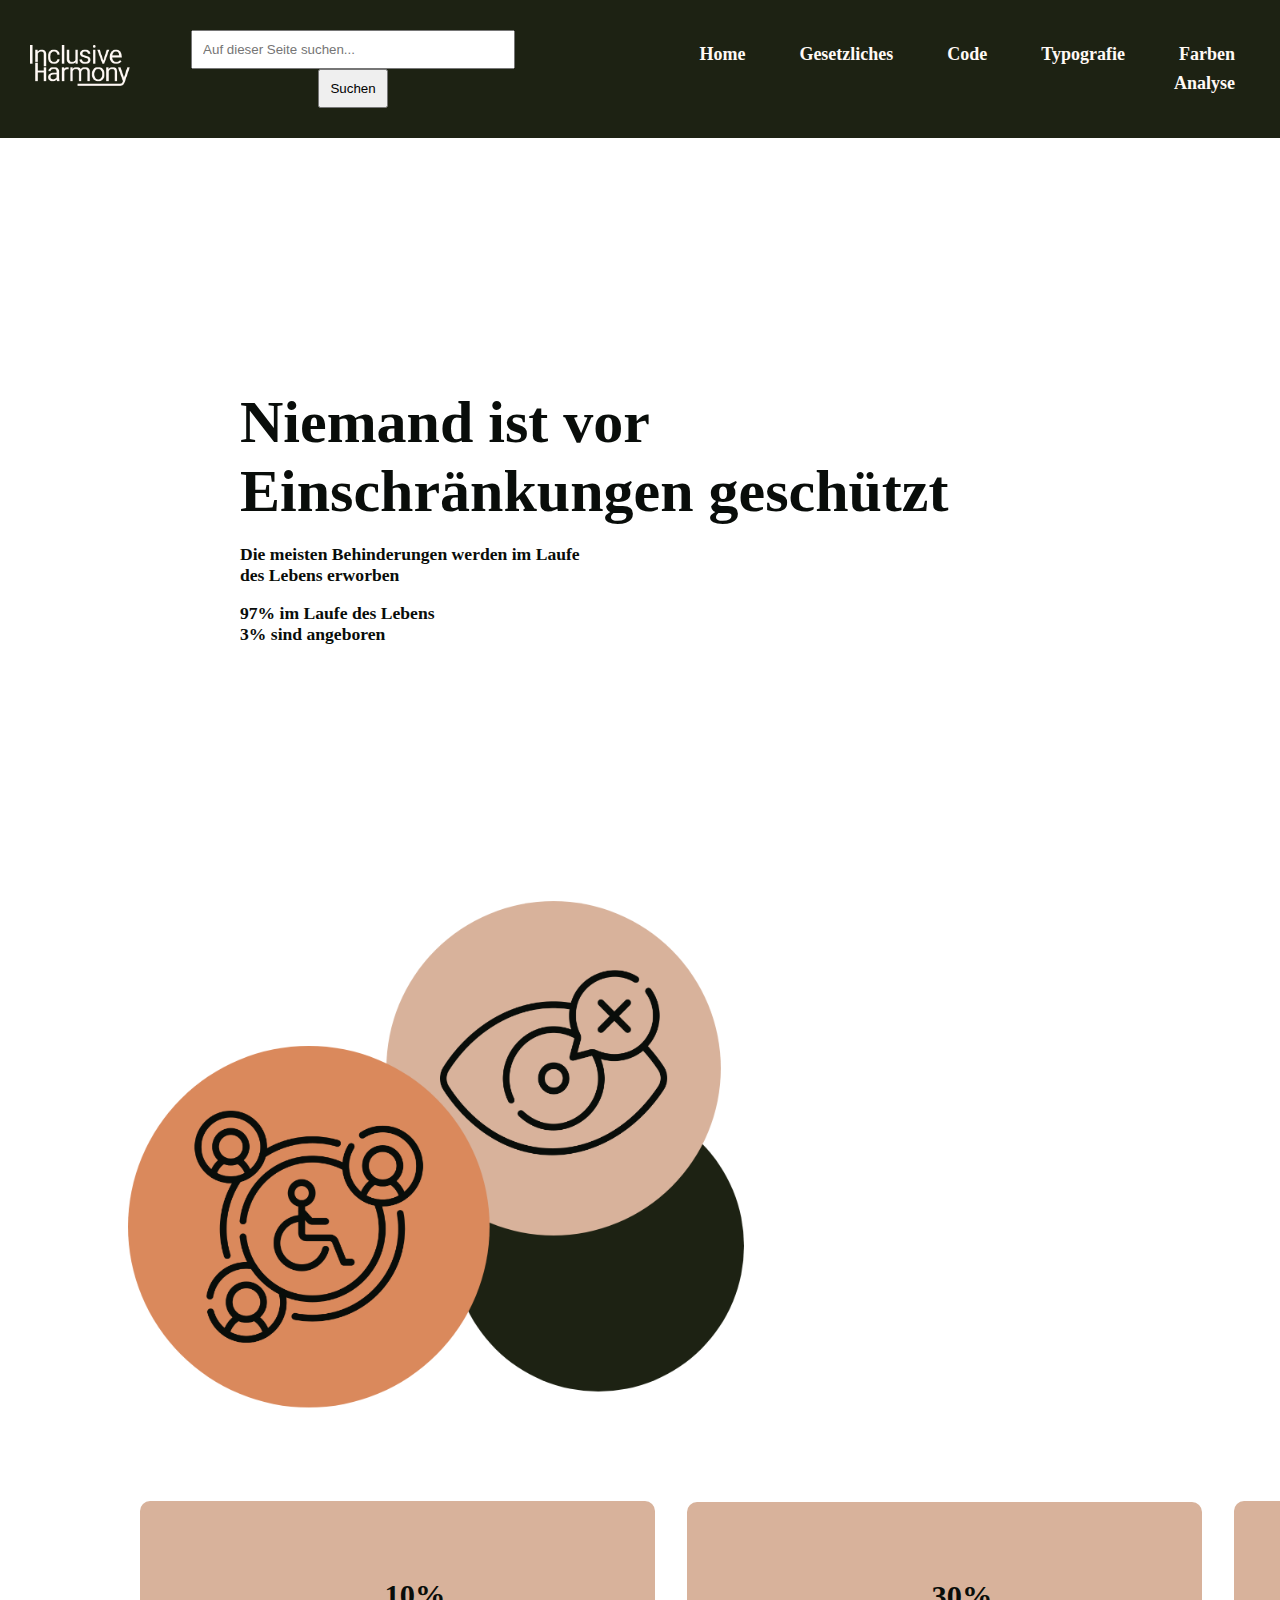
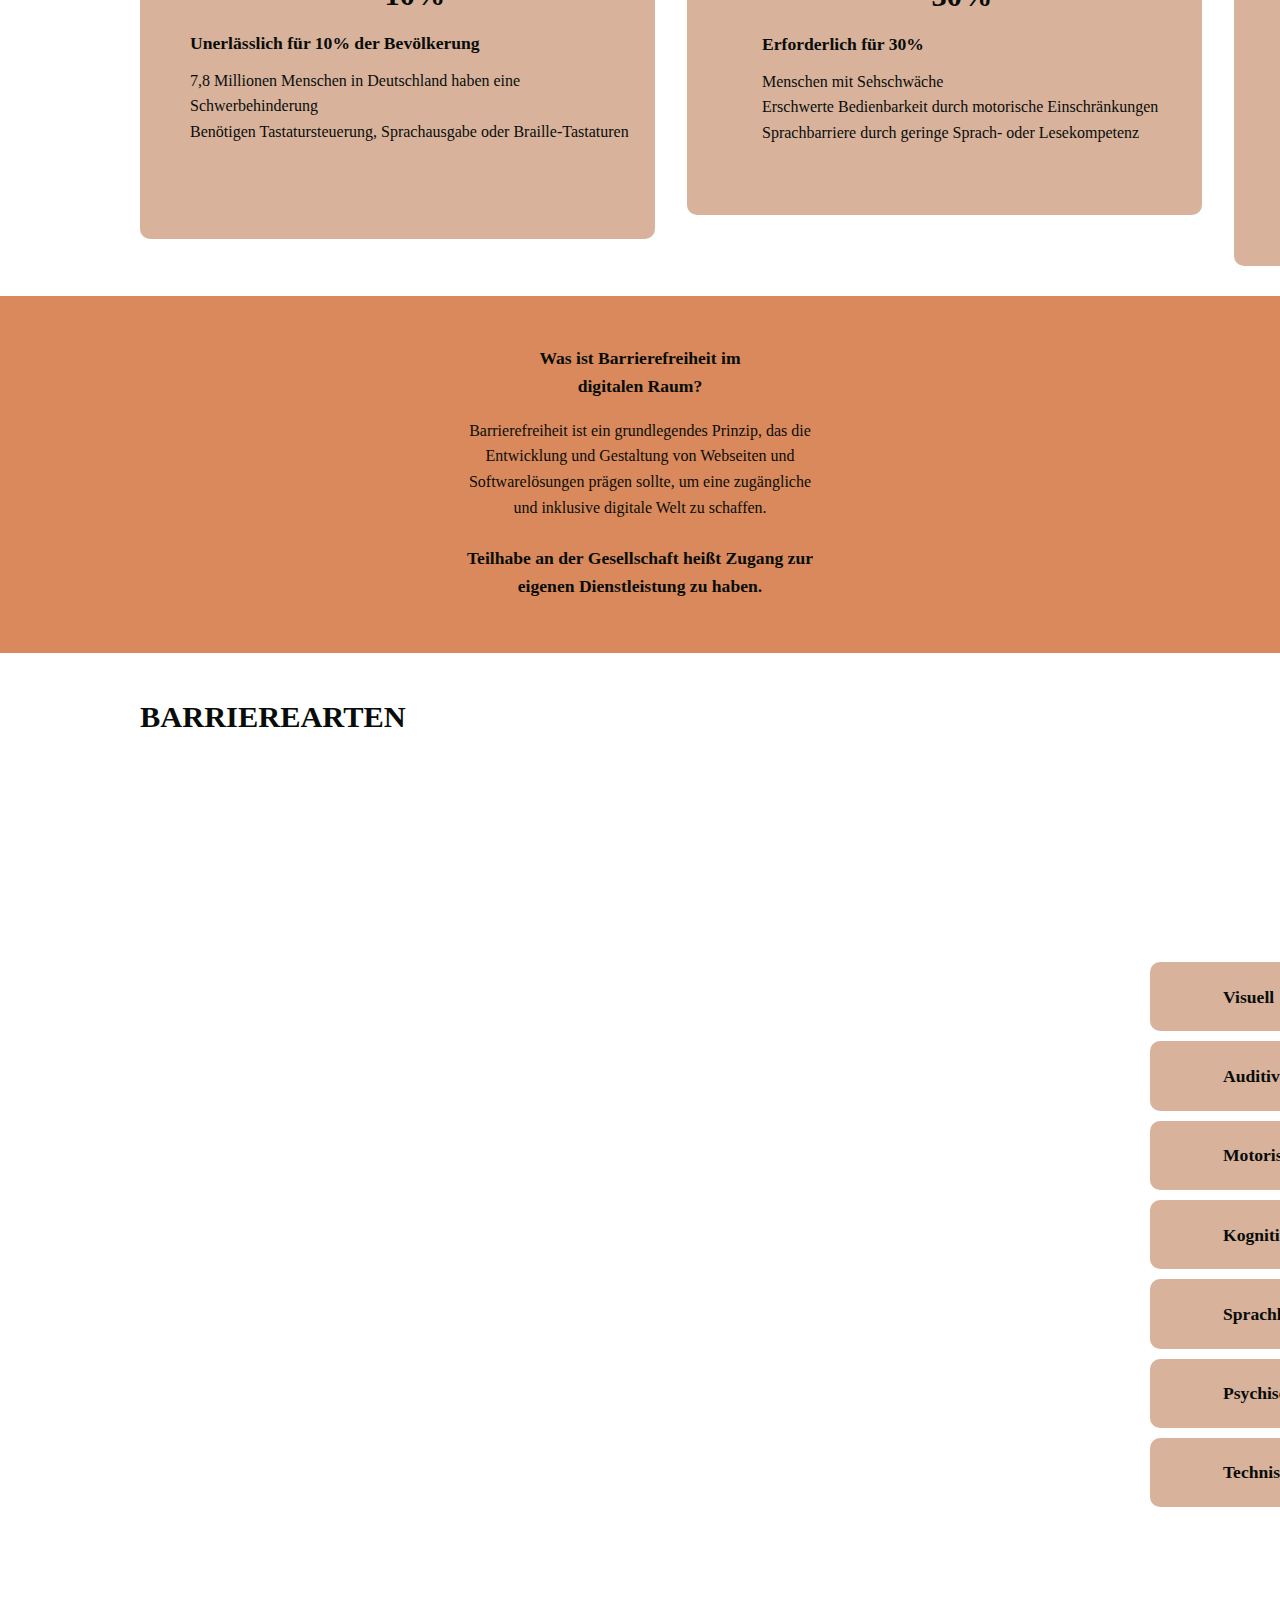
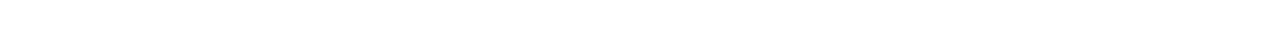
<file: index.html>
<!DOCTYPE html>
<html lang="de">
<head>
    <meta charset="UTF-8">
    <meta name="viewport" content="width=device-width, initial-scale=1.0">
    <title>Home</title>
    <link rel="stylesheet" href="style.css">
</head>
<body>

    <header>
        <div class="logo">
            <img src="images/Logo.png" lang="en" alt="Inclusive Harmony Logo">
         </div>

         <div role="search" class="search-container" aria-label="Suchfeld">
            <input id="searchInput" type="text" tabindex="1" placeholder="Auf dieser Seite suchen...">
            <button onclick="search()" type="submit" aria-label="Suchen">Suchen</button>
        </div>

         <nav>
            <ul>
                <li><a tabindex="2" href="index.html" aria-label="Gehe zu Home">Home</a></li>
                <li><a tabindex="3" href="gesetzliches.html" aria-label="Gehe zu Gesetzliches">Gesetzliches</a></li>
                <li><a tabindex="4" href="code.html" aria-label="Gehe zu Code">Code</a></li>
                <li><a tabindex="5" href="typo.html" aria-label="Gehe zu Typografie">Typografie</a></li>
                <li><a tabindex="6" href="https://contrast-grid.eightshapes.com/?version=1.1.0&background-colors=&foreground-colors=%23FFF9F5%0D%0A%23D8B29B%0D%0A%23DA895C%0D%0A%231D2213%0D%0A%23090D0A&es-color-form__tile-size=compact&es-color-form__show-contrast=aaa&es-color-form__show-contrast=aa&es-color-form__show-contrast=aa18&es-color-form__show-contrast=dnp">Farben</a></li>
                <li><a tabindex="7" id="downloadLink" aria-label="Download Analyse" href="/Data/WCAG_Analyse_LisaBinder.zip" download>Analyse</a></li>
            </ul>
        </nav>
    </header>

    <main>
        <div class="opener">
            <h1>Niemand ist vor Einschränkungen geschützt</h1>
            <h3>Die meisten Behinderungen werden im Laufe</br> des Lebens erworben</h3>
            <h4 class="margin-h4">97% im Laufe des Lebens</h4>
            <h4 class="margin-h4">3% sind angeboren</h4>
        </div>
        <div class="opener-image">
            <img src="images/headerGrafik.png" alt="" aria-hidden="true">
        </div>


        <div class="boxes">
            <div class="container1">
                <h2>10%</h2>
                <h4>Unerlässlich für 10% der Bevölkerung</h4>
                <p>7,8 Millionen Menschen in Deutschland haben eine Schwerbehinderung</p>
                <p>Benötigen Tastatursteuerung, Sprachausgabe oder Braille-Tastaturen</p>
            </div>

            <div class="container2">
                <h2>30%</h2>
                <h4>Erforderlich für 30%</h4>
                <p>Menschen mit Sehschwäche</p>
                <p>Erschwerte Bedienbarkeit durch motorische Einschränkungen</p>
                <p>Sprachbarriere durch geringe Sprach- oder Lesekompetenz</p>
            </div>

            <div class="container3">
                <h2>100%</h2>
                <h4>Hilfreich für alle Nutzer:innen</h4>
                <p>Fördert einfachere Bedienung (Simplifizierung)</p>
                <p>Leichter verständliche Inhalte</p>
                <p>Weniger Anstrengung Nötig (hohe Kontraste)</p>
            </div>
        </div>


        <div class="definition-box">
            <h3>Was ist Barrierefreiheit im </br> digitalen Raum? </h3>
            <p>Barrierefreiheit ist ein grundlegendes Prinzip, das die</br> Entwicklung und Gestaltung von Webseiten und</br> Softwarelösungen prägen sollte, um eine zugängliche</br> und inklusive digitale Welt zu schaffen.</p>
            <h4>Teilhabe an der Gesellschaft heißt  Zugang zur</br> eigenen Dienstleistung zu haben.</h4>
        </div> 


            <div class="header-bottom">
                <h2>BARRIEREARTEN</h2>
            </div>
            <div class="left-side">
                <div class="rectangle"></div>
                <div class="image1">
                    <img src="images/Bild1Home.png" alt="Backsteinwand mit Schild für barrierefreien Eingang">
                </div>
                <div class="image2">
                    <img src="images/Bild2Home.png" alt="Mann bedient Braille-Tastatur">
                </div>
            </div>
        <div class="arten">
            <div class="accordion">
                <div tabindex="7"  role="tab" aria-haspopup="listbox" aria-controls="tabContent" class="tab"><h3 onclick="toggleContent(this)">Visuell</h3><img class="cross" onclick="toggleContent(this)" src="images/cross.png"></div>
                <div class="content">
                    <ul role="listbox" aria-controls="tabContent" aria-expanded="true" aria-label="Inhalt Tab">
                        <li>Blindheit: Menschen, die von Geburt an blind sind oder ihre Sehkraft verloren haben, stehen vor Herausforderungen bei der visuellen Wahrnehmung.</li>
                        <li>Sehbehinderung: Personen mit eingeschränkter Sehkraft benötigen möglicherweise besondere Hilfsmittel oder Unterstützung, um Informationen besser erfassen zu können.</li>
                        <li>Farbenblindheit: Menschen, die an Farbenblindheit leiden, haben Schwierigkeiten, bestimmte Farben zu unterscheiden, was ihre visuelle Wahrnehmung beeinträchtigen kann.</li>
                    </ul>
                </div>

                <div tabindex="8" role="tab" aria-haspopup="listbox" aria-controls="tabContent" class="tab"><h3 onclick="toggleContent(this)">Auditiv</h3><img class="cross" onclick="toggleContent(this)" src="images/cross.png"></div>
                <div class="content">
                    <ul role="listbox" aria-label="Inhalt Tab">
                        <li>Hörbehinderung: Einschränkungen im Hörvermögen können die Kommunikation erschweren, erfordern möglicherweise spezielle Kommunikationsmittel.</li>
                        <li>Gehörlosigkeit: Menschen, die taub sind, sind auf visuelle Kommunikationsformen angewiesen, wie Gebärdensprache oder Schriftsprache.</li>
                    </ul>
                </div>

                <div tabindex="9" role="tab" aria-haspopup="listbox" aria-controls="tabContent" class="tab"><h3 onclick="toggleContent(this)">Motorisch</h3><img class="cross" onclick="toggleContent(this)" src="images/cross.png"></div>
                <div class="content">
                    <ul role="listbox" aria-label="Inhalt Tab">
                        <li>Einschränkung der Muskelkontrolle: Personen mit eingeschränkter Muskelkontrolle benötigen möglicherweise spezielle Vorrichtungen oder Unterstützung, um sich zu bewegen.</li>
                        <li>Querschnittslähmung: Diese Art der Behinderung beeinträchtigt die Funktion von Teilen des Körpers, was spezielle Anpassungen erfordern kann.</li>
                        <li>Fehlende Gliedmaßen: Menschen ohne bestimmte Gliedmaßen müssen Barrieren in Bezug auf Mobilität und tägliche Aktivitäten überwinden.</li>
                    </ul>
                </div>

                <div tabindex="10" role="tab" aria-haspopup="listbox" aria-controls="tabContent" class="tab"><h3 onclick="toggleContent(this)">Kognitiv</h3><img class="cross" onclick="toggleContent(this)" src="images/cross.png"></div>
                <div class="content">
                    <ul role="listbox" aria-label="Inhalt Tab">
                        <li>Lernschwäche: Personen mit Lernschwierigkeiten benötigen oft angepasste Lernmethoden und Unterstützung.</li>
                        <li>Demenz: Menschen mit Demenz haben Schwierigkeiten mit Gedächtnis und kognitiven Funktionen, was ihre täglichen Aktivitäten beeinträchtigt.</li>
                        <li>Konzentrationsprobleme: Schwierigkeiten, sich zu konzentrieren, können die Fähigkeit zur Aufnahme und Verarbeitung von Informationen behindern.</li>
                        <li>Autismus: Autismus kann verschiedene Herausforderungen in der Kommunikation und sozialen Interaktion mit sich bringen.</li>
                    </ul>
                </div>

                <div tabindex="11" role="tab" aria-haspopup="listbox" aria-controls="tabContent" class="tab"><h3 onclick="toggleContent(this)">Sprachlich</h3><img class="cross" onclick="toggleContent(this)" src="images/cross.png"></div>
                <div class="content">
                    <ul role="listbox" aria-label="Inhalt Tab">
                        <li>Stottern: Personen, die stottern, können Schwierigkeiten beim flüssigen Sprechen haben.</li>
                        <li>Sprachstörungen: Beeinträchtigungen in der Sprachfähigkeit erschweren die effektive Kommunikation.</li>
                    </ul>
                </div>

                <div tabindex="12" role="tab" aria-haspopup="listbox" aria-controls="tabContent" class="tab"><h3 onclick="toggleContent(this)">Psychisch</h3><img class="cross" onclick="toggleContent(this)" src="images/cross.png"></div>
                <div class="content">
                    <ul role="listbox" aria-label="Inhalt Tab">
                        <li>Angststörungen/Traumata: Menschen mit Angststörungen oder Traumata benötigen oft besondere Rücksichtnahme und Unterstützung.</li>
                        <li>Schizophrenie: Schizophrenie kann die Wahrnehmung der Realität beeinträchtigen und erfordert spezifische Unterstützung.</li>
                        <li>Selbstmordgefährdet: Personen mit suizidalen Gedanken benötigen dringende professionelle Hilfe und Unterstützung.</li>
                    </ul>
                </div>

                <div tabindex="13" role="tab" aria-haspopup="listbox" aria-controls="tabContent" class="tab"><h3 onclick="toggleContent(this)">Technisch</h3><img class="cross" onclick="toggleContent(this)" src="images/cross.png"></div>
                <div class="content">
                    <ul role="listbox" aria-label="Inhalt Tab">
                        <li>Fehlende Medienkompetenz: Menschen, die Schwierigkeiten im Umgang mit Technologie haben, benötigen Schulungen und Unterstützung.</li>
                        <li>Inkompatible Technik: Die Unverträglichkeit von Technologien kann die Teilnahme an digitalen Aktivitäten erschweren und erfordert entsprechende Anpassungen.</li>
                    </ul>
                </div>
            </div>
        </div>
    </main>
    <script src="script.js"></script>
</body>
</html>
</file>
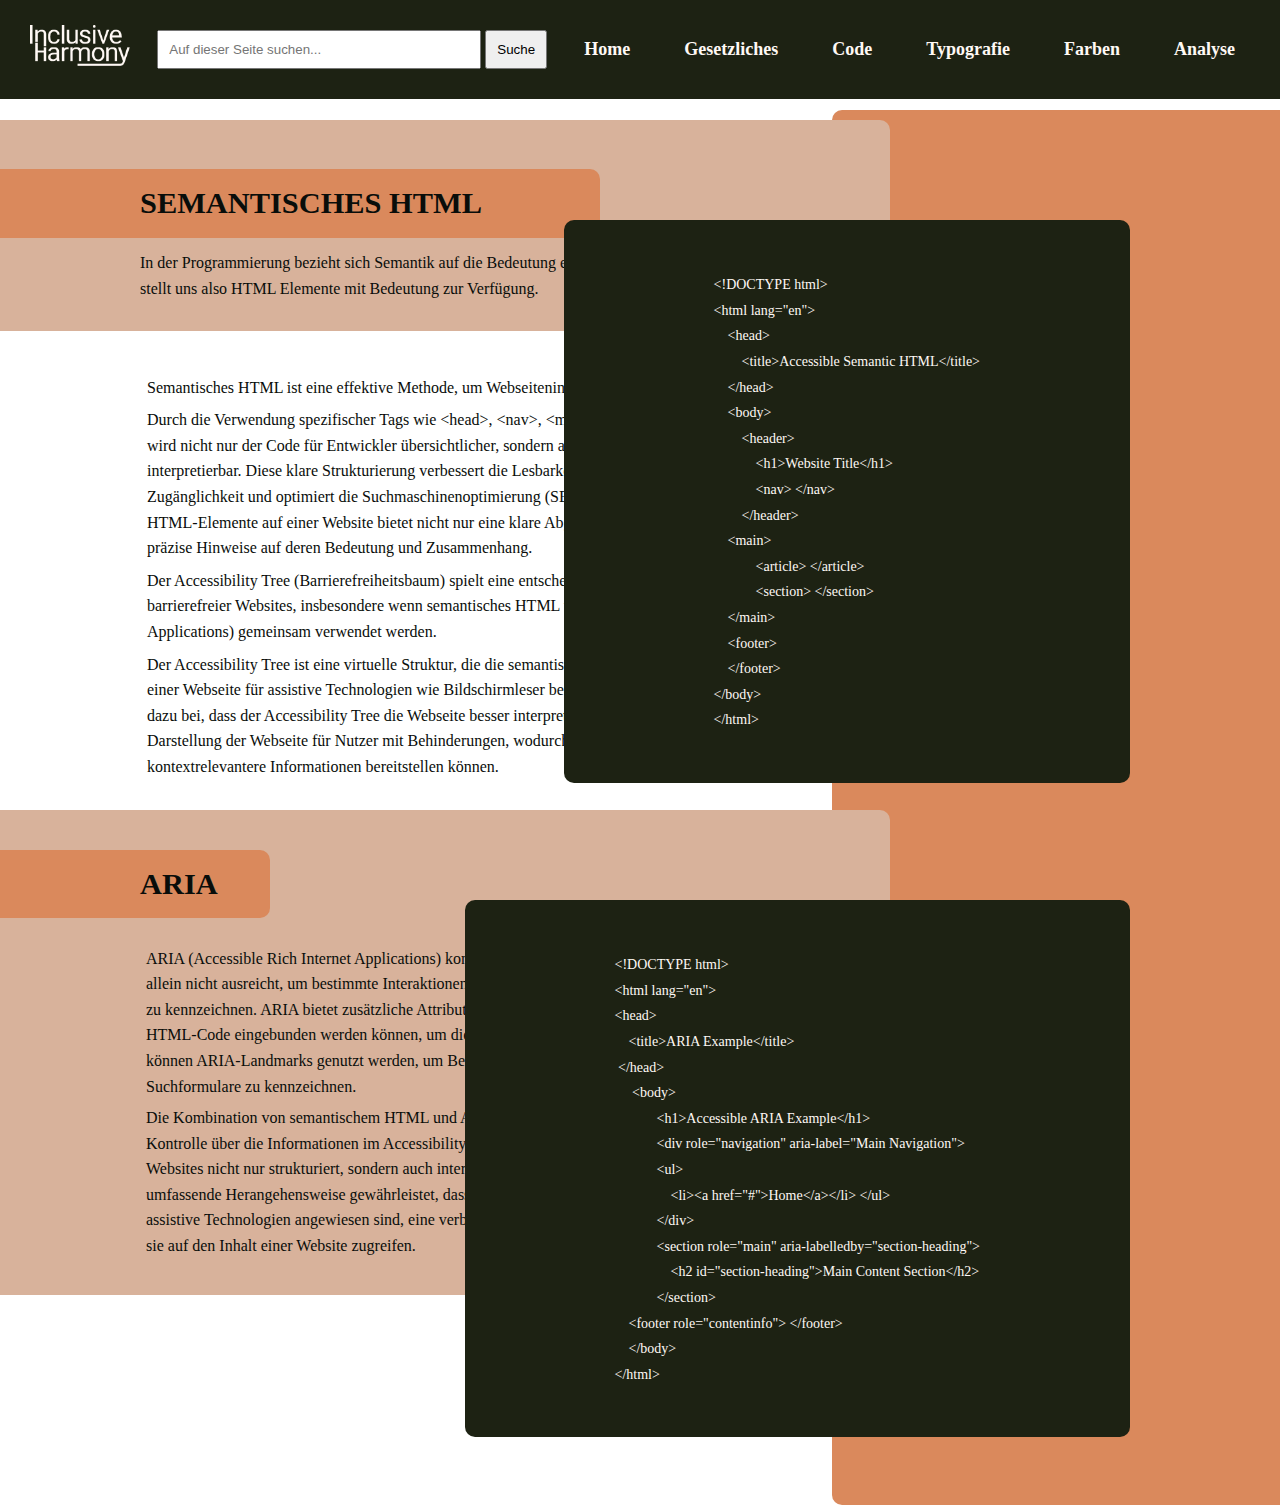
<file: code.html>
<!DOCTYPE html>
<html lang="de">
    <head>
        <meta charset="UTF-8">
        <title>Code</title>
        <link rel="stylesheet" href="styleCode.css">
    </head>
    <body>
        <header>
            <div class="logo">
                <img src="images/Logo.png" alt="Inclusive Harmony Logo">
             </div>

             <div role="search" class="search-container">
                <input type="text" tabindex="1" id="searchInput" placeholder="Auf dieser Seite suchen..." aria-label="Search">
                <button onclick="search()" aria-label="Submit Search">Suche</button>
            </div>

            <nav>
                <ul>
                    <li><a tabindex="2" href="index.html" aria-label="Gehe zu Home">Home</a></li>
                    <li><a tabindex="3" href="gesetzliches.html" aria-label="Gehe zu Gesetzliches">Gesetzliches</a></li>
                    <li><a tabindex="4" href="code.html" aria-label="Gehe zu Code">Code</a></li>
                    <li><a tabindex="5" href="typo.html" aria-label="Gehe zu Typografie">Typografie</a></li>
                    <li><a tabindex="6" href="https://contrast-grid.eightshapes.com/?version=1.1.0&background-colors=&foreground-colors=%23FFF9F5%0D%0A%23D8B29B%0D%0A%23DA895C%0D%0A%231D2213%0D%0A%23090D0A&es-color-form__tile-size=compact&es-color-form__show-contrast=aaa&es-color-form__show-contrast=aa&es-color-form__show-contrast=aa18&es-color-form__show-contrast=dnp">Farben</a></li>
                    <li><a tabindex="7" id="downloadLink" aria-label="Download Analyse" href="/Data/WCAG_Analyse_LisaBinder.zip" download>Analyse</a></li>
                </ul>
            </nav>
        </header>
        <main>
            <div class="left">
                <div class="sem">
                    <h2>SEMANTISCHES HTML</h2>
                    <p class="intro">
                        In der Programmierung bezieht sich Semantik auf die Bedeutung eines Codeabschnitts, diese stellt uns also HTML Elemente mit Bedeutung zur Verfügung.
                    </p>
                    <div class="sem-text">
                        <p>
                            Semantisches HTML ist eine effektive Methode, um Webseiteninhalt klar und sinnvoll zu strukturieren. 
                        </p>
                        <p>
                            Durch die Verwendung spezifischer Tags wie <code>&lt;head&gt;</code>, <code>&lt;nav&gt;</code>, <code>&lt;main&gt;</code>, <code>&lt;article&gt;</code>, <code>&lt;section&gt;</code>, und <code>&lt;footer&gt;</code> wird nicht nur der Code für Entwickler übersichtlicher, sondern auch für Suchmaschinen besser interpretierbar. 
                                Diese klare Strukturierung verbessert die Lesbarkeit, erleichtert die barrierefreie Zugänglichkeit und optimiert die Suchmaschinenoptimierung (SEO). 
                                Die Verwendung semantischer HTML-Elemente auf einer Website bietet nicht nur eine klare Abgrenzung von Inhalten, sondern gibt auch präzise Hinweise auf deren Bedeutung und Zusammenhang.
                        </p>
                        <p>
                            Der Accessibility Tree (Barrierefreiheitsbaum) spielt eine entscheidende Rolle bei der Schaffung barrierefreier Websites, insbesondere wenn semantisches HTML und ARIA (Accessible Rich Internet Applications) gemeinsam verwendet werden.
                        </p>
                        <p>
                            Der Accessibility Tree ist eine virtuelle Struktur, die die semantischen und hierarchischen Informationen einer Webseite für assistive Technologien wie Bildschirmleser bereitstellt. Diese semantischen Tags tragen dazu bei, dass der Accessibility Tree die Webseite besser interpretieren kann. Das Resultat ist eine präzise Darstellung der Webseite für Nutzer mit Behinderungen, wodurch assistive Technologien kontextrelevantere Informationen bereitstellen können.  
                        </p>
                    </div>
                </div>
                <div class="sem-code">
                    <p>
                        <code class="custom-code">
&lt;!DOCTYPE html&gt;
&lt;html lang="en"&gt;
    &lt;head&gt;
        &lt;title&gt;Accessible Semantic HTML&lt;/title&gt;
    &lt;/head&gt;
    &lt;body&gt;                
        &lt;header&gt;
            &lt;h1&gt;Website Title&lt;/h1&gt;
            &lt;nav&gt; &lt;/nav&gt;
        &lt;/header&gt;                
    &lt;main&gt;
            &lt;article&gt; &lt;/article&gt;               
            &lt;section&gt; &lt;/section&gt;
    &lt;/main&gt;           
    &lt;footer&gt;
    &lt;/footer&gt;                 
&lt;/body&gt;
&lt;/html&gt;
                        </code>
                    </p>
                </div>
                <div class="aria">
                    <h2>ARIA</h2>
                    <div class="ar-text">
                        <p>
                            ARIA (Accessible Rich Internet Applications) kommt ins Spiel, wenn semantisches HTML allein nicht ausreicht, um bestimmte Interaktionen oder Widgets für assistive Technologien zu kennzeichnen. ARIA bietet zusätzliche Attribute, Rollen und Zustände, die in den HTML-Code eingebunden werden können, um die Semantik zu erweitern. Zum Beispiel können ARIA-Landmarks genutzt werden, um Bereiche wie Navigation, Hauptinhalt oder Suchformulare zu kennzeichnen.
                        </p>
                        <p>
                            Die Kombination von semantischem HTML und ARIA ermöglicht eine noch feinere Kontrolle über die Informationen im Accessibility Tree. Gemeinsam sorgen sie dafür, dass Websites nicht nur strukturiert, sondern auch interaktiv und zugänglich sind. Diese umfassende Herangehensweise gewährleistet, dass Menschen mit Behinderungen, die auf assistive Technologien angewiesen sind, eine verbesserte Benutzererfahrung haben, wenn sie auf den Inhalt einer Website zugreifen.
                        </p>
                    </div>
                </div>

                <div class="ar-code">
                    <p>
                        <code class="custom-code">
&lt;!DOCTYPE html&gt;
&lt;html lang="en"&gt;
&lt;head&gt;
    &lt;title&gt;ARIA Example&lt;/title&gt;
 &lt;/head&gt;
     &lt;body&gt;
            &lt;h1&gt;Accessible ARIA Example&lt;/h1&gt;
            &lt;div role="navigation" aria-label="Main Navigation"&gt;
            &lt;ul&gt;
                &lt;li&gt;&lt;a href="#"&gt;Home&lt;/a&gt;&lt;/li&gt; &lt;/ul&gt;
            &lt;/div&gt;
            &lt;section role="main" aria-labelledby="section-heading"&gt;
                &lt;h2 id="section-heading"&gt;Main Content Section&lt;/h2&gt;
            &lt;/section&gt;
    &lt;footer role="contentinfo"&gt; &lt;/footer&gt;
    &lt;/body&gt;
&lt;/html&gt;
                        </code>
                    </p>
                </div>
                <div class="rect">
                    
                </div>
            </div>
        </main>
    </body>
</html>
</file>
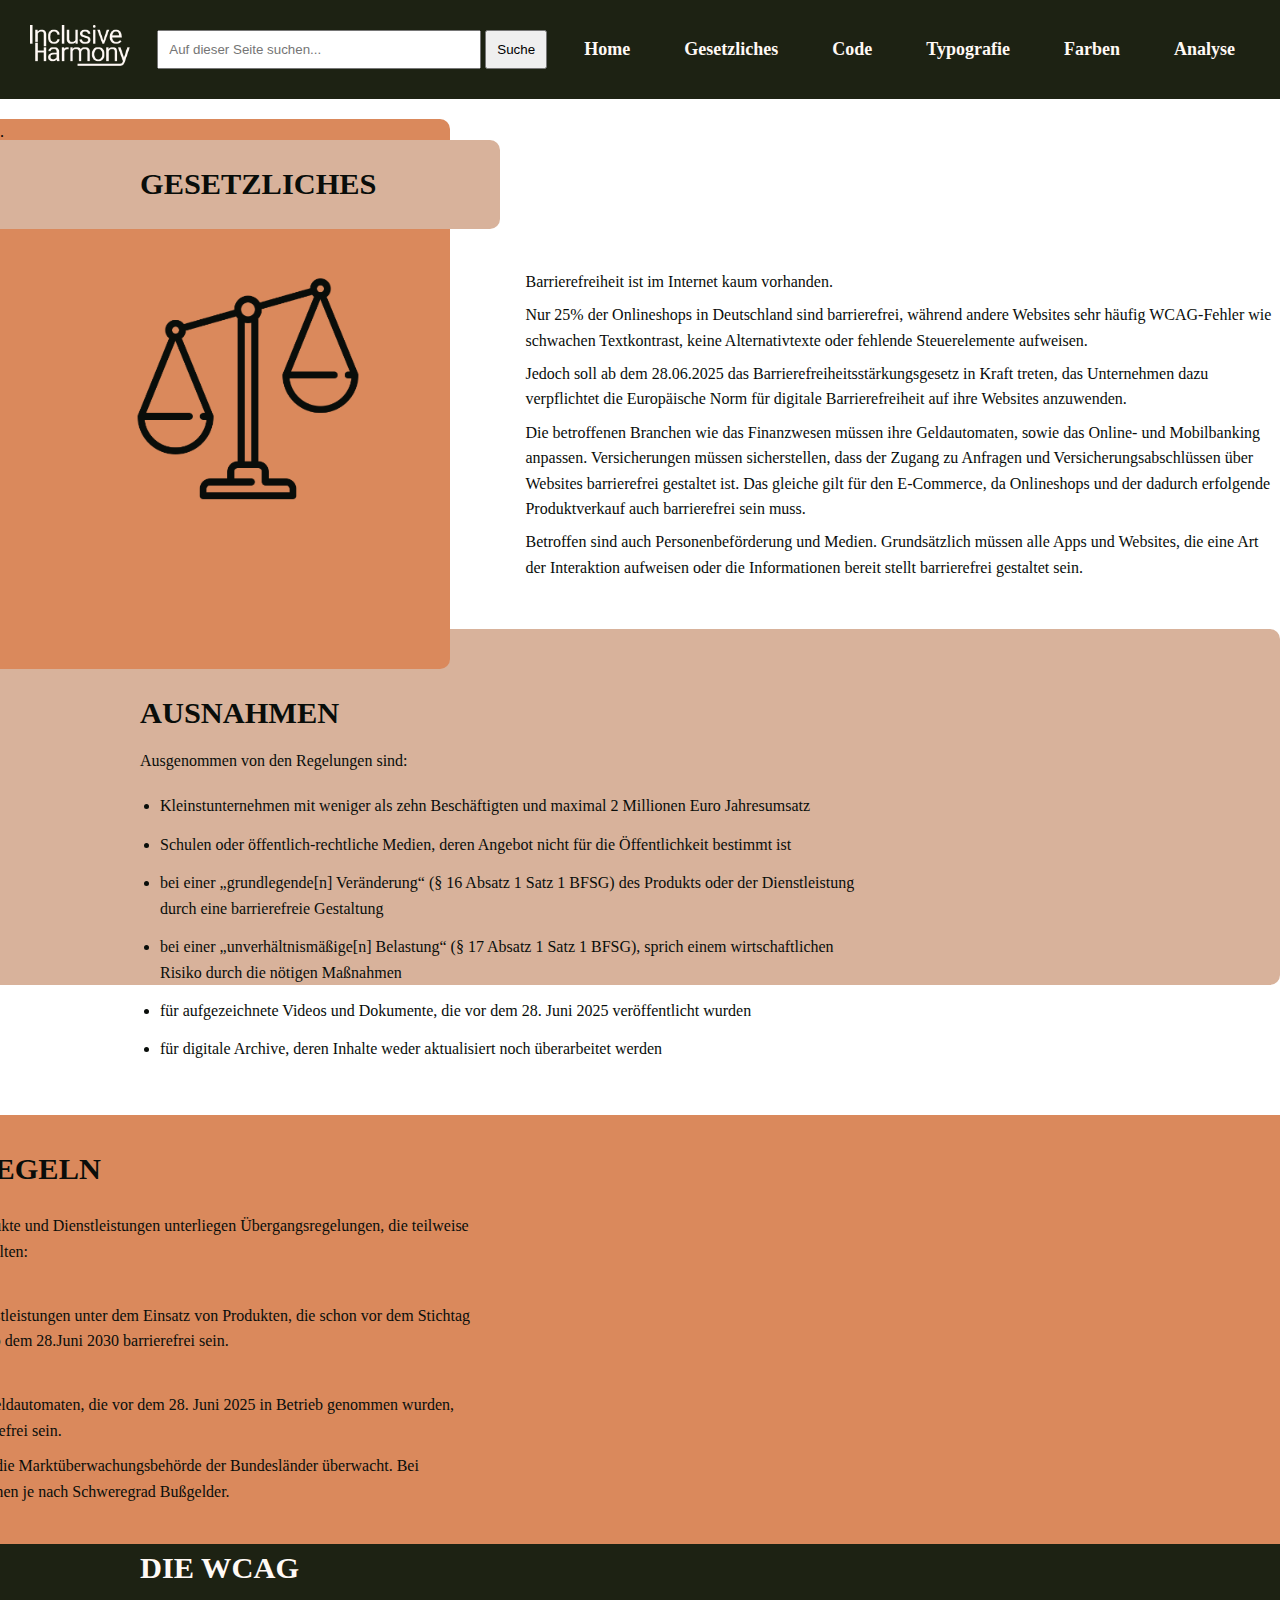
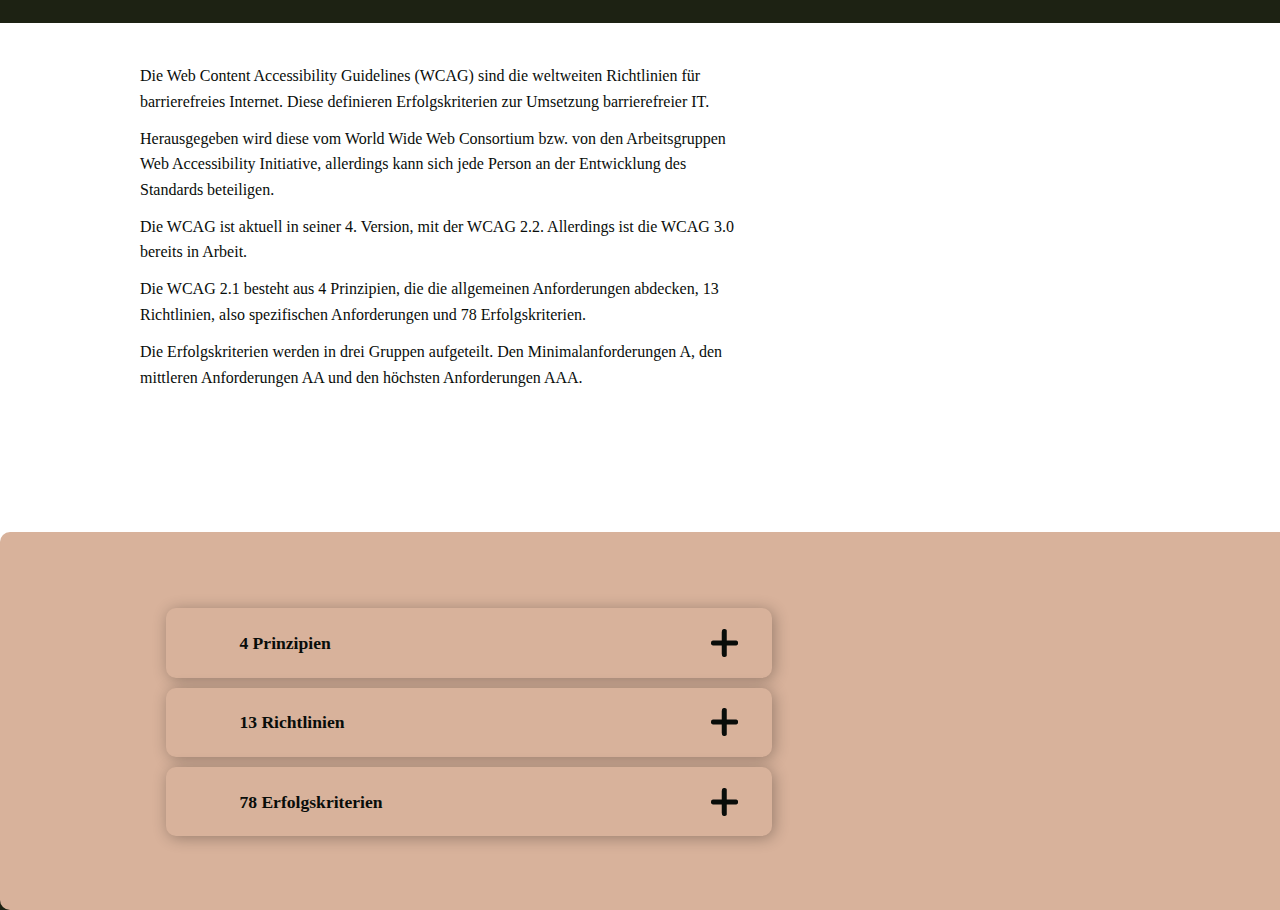
<file: gesetzliches.html>
<!DOCTYPE html>
<html lang="de">
    <head>
        <meta charset="UTF-8">
        <title>Gesetzliches</title>
        <link rel="stylesheet" href="styleGesetz.css ">
    </head>
    <body>
        <header>
            <div class="logo">
                <img src="images/Logo.png" alt="Inclusive Harmony Logo">
             </div>

             <div role="search" class="search-container">
                <input type="text" tabindex="1" id="searchInput" placeholder="Auf dieser Seite suchen..." aria-label="Search">
                <button onclick="search()" aria-label="Submit Search">Suche</button>
            </div>

            <nav>
                <ul>
                    <li><a tabindex="2" href="index.html" aria-label="Gehe zu Home">Home</a></li>
                    <li><a tabindex="3" href="gesetzliches.html" aria-label="Gehe zu Gesetzliches">Gesetzliches</a></li>
                    <li><a tabindex="4" href="code.html" aria-label="Gehe zu Code">Code</a></li>
                    <li><a tabindex="5" href="typo.html" aria-label="Gehe zu Typografie">Typografie</a></li>
                    <li><a tabindex="6" href="https://contrast-grid.eightshapes.com/?version=1.1.0&background-colors=&foreground-colors=%23FFF9F5%0D%0A%23D8B29B%0D%0A%23DA895C%0D%0A%231D2213%0D%0A%23090D0A&es-color-form__tile-size=compact&es-color-form__show-contrast=aaa&es-color-form__show-contrast=aa&es-color-form__show-contrast=aa18&es-color-form__show-contrast=dnp">Farben</a></li>
                    <li><a tabindex="7" id="downloadLink" aria-label="Download Analyse" href="/Data/WCAG_Analyse_LisaBinder.zip" download>Analyse</a></li>
                </ul>
            </nav>
        </header>

        <main>
            <div class="top">
                <div class="left-top">
                    <div class="rectangle">.</div>
                    <div class="uberschrift"><h2>GESETZLICHES</h2></div>
                    <div class="waage"><img src="/images/waage.png"alt="" aria-hidden="true"></div>
                </div>
                <div class="right-top">    
                    <div class="intro">
                        <div><img class="cluster" src="images/clusterAchtung.png"alt="" aria-hidden="true"></div>
                        <p>Barrierefreiheit ist im Internet kaum vorhanden. </p>
                        <p>Nur 25% der Onlineshops in Deutschland sind barrierefrei, während andere Websites sehr häufig WCAG-Fehler wie schwachen Textkontrast, keine Alternativtexte oder fehlende Steuerelemente aufweisen.</p>
                        <p>Jedoch soll ab dem 28.06.2025 das Barrierefreiheitsstärkungsgesetz in Kraft treten, das Unternehmen dazu verpflichtet die Europäische Norm für digitale Barrierefreiheit auf ihre Websites anzuwenden.</p>
                        <p>Die betroffenen Branchen wie das Finanzwesen müssen ihre Geldautomaten, sowie das Online- und Mobilbanking anpassen. Versicherungen müssen sicherstellen, dass der Zugang zu Anfragen und Versicherungsabschlüssen über Websites barrierefrei gestaltet ist. Das gleiche gilt für den E-Commerce, da Onlineshops und der dadurch erfolgende Produktverkauf auch barrierefrei sein muss.</p>
                        <p>Betroffen sind auch Personenbeförderung und Medien. 
                            Grundsätzlich müssen alle Apps und Websites, die eine Art der Interaktion aufweisen oder die Informationen bereit stellt barrierefrei gestaltet sein.</p>
                    </div>
                </div>
            </div>
            <div class="middle">
                <div class="ausnahme">
                    <h2>AUSNAHMEN</h2>
                    <p>Ausgenommen von den Regelungen sind:</p>
                    <ul>
                        <li>Kleinstunternehmen mit weniger als zehn Beschäftigten und maximal 2 Millionen Euro Jahresumsatz</li>
                        <li>Schulen oder öffentlich-rechtliche Medien, deren Angebot nicht für die Öffentlichkeit bestimmt ist</li>
                        <li>bei einer „grundlegende[n] Veränderung“ (§ 16 Absatz 1 Satz 1 BFSG) des Produkts oder der Dienstleistung durch eine barrierefreie Gestaltung</li>
                        <li>bei einer „unverhältnismäßige[n] Belastung“ (§ 17 Absatz 1 Satz 1 BFSG), sprich einem wirtschaftlichen Risiko durch die nötigen Maßnahmen</li>
                        <li>für aufgezeichnete Videos und Dokumente, die vor dem 28. Juni 2025 veröffentlicht wurden</li>
                        <li>für digitale Archive, deren Inhalte weder aktualisiert noch überarbeitet werden</li>
                    </ul>
                </div>

                <div class="ubergang">
                    <h2>ÜBERGANGSREGELN</h2>
                    <p>Gewisse Unternehmen bzw. Produkte und Dienstleistungen unterliegen Übergangsregelungen, die teilweise bis Mitte 2030 oder sogar 2040 gelten:</p>
                    <h4>+ 5 Jahre</h4>
                    <p>Dienstleistungsverträge und Dienstleistungen unter dem Einsatz von Produkten, die schon vor dem Stichtag verwendet wurden, müssen erst ab dem 28.Juni 2030 barrierefrei sein.</p>
                    <h4>+ 15 Jahre</h4>
                    <p>Selbstbedienungsterminals wie Geldautomaten, die vor dem 28. Juni 2025 in Betrieb genommen wurden, müssen spätestens ab 2040 barrierefrei sein.</p>
                    <p>Dies wird stichprobenartig durch die Marktüberwachungsbehörde der Bundesländer überwacht. Bei Verstößen riskieren die Unternehmen je nach Schweregrad Bußgelder.</p>
                </div>
            </div>
            <div class="bottom">
                <div class="uberschrift2">
                    <h2>DIE WCAG</h2>
                </div>
                <div class="text-wcag">
                    <p>Die Web Content Accessibility Guidelines (WCAG) sind die weltweiten Richtlinien für barrierefreies Internet. Diese definieren Erfolgskriterien zur Umsetzung barrierefreier IT.</p>
                    <p>Herausgegeben wird diese vom World Wide Web Consortium bzw. von den Arbeitsgruppen Web Accessibility Initiative, allerdings kann sich jede Person an der Entwicklung des Standards beteiligen.</p>
                    <p>Die WCAG ist aktuell in seiner 4. Version, mit der WCAG 2.2. Allerdings ist die WCAG 3.0 bereits in Arbeit.</p>
                    <p>Die WCAG 2.1 besteht aus 4 Prinzipien, die die allgemeinen Anforderungen abdecken, 13 Richtlinien, also spezifischen Anforderungen und 78 Erfolgskriterien. </p>
                    <p>Die Erfolgskriterien werden in drei Gruppen aufgeteilt. Den Minimalanforderungen A, den mittleren Anforderungen AA und den höchsten Anforderungen AAA.</p>
                </div>

                <div class="accordion">
                    <div tabindex="7" class="tab"><h3 onclick="toggleContent(this)">4 Prinzipien</h3><img class="cross" onclick="toggleContent(this)" src="images/cross.png"></div>
                    <div class="content">
                        <p>Die 4 Prinzipien sind: Wahrnehmbarkeit, Bedienbarkeit, Verständlichkeit und Robustheit.</p>
                    </div>
        
                    <div tabindex="8" class="tab"><h3 onclick="toggleContent(this)">13 Richtlinien</h3><img class="cross" onclick="toggleContent(this)" src="images/cross.png"></div>
                    <div class="content">
                        <p>Ausgehend davon entstehen die 13 Richtlinien.</p>
                        <ul>
                            <p>Im Bereich der <b>Wahrnehmbarkeit</b> ist es entscheidend, klare Textalternativen für nicht-textbasierte Inhalte bereitzustellen und den Zugang zu zeitbasierten Medieninhalten zu gewährleisten. Die Anpassbarkeit der Benutzeroberfläche und die klare Unterscheidbarkeit von Inhalten sind weitere Schlüsselaspekte.</p>
                            <p>Die Richtlinien für <b>Bedienbarkeit</b> legen Wert darauf, dass alle Funktionen und Inhalte per Tastatur zugänglich sind. Nutzer sollten ausreichend Zeit für die Interaktion haben, ohne durch Zeitbeschränkungen eingeschränkt zu werden. Zudem sollen Inhalte keine Anfälle oder physische Reaktionen auslösen und die Benutzeroberfläche leicht navigierbar sein. Die Unterstützung verschiedener Eingabemodalitäten ist ebenfalls von Bedeutung.</p>
                            <p>Im Hinblick auf <b>Verständlichkeit</b> sollen Texte gut lesbar sein, und die Funktionsweise der Benutzeroberfläche sollte vorhersehbar sein. Hilfestellungen bei der Eingabe von Informationen sollen eine reibungslose Interaktion ermöglichen.</p>
                            <p>Die <b>Robustheit</b> der Richtlinien wird durch die Forderung nach Kompatibilität mit verschiedenen Technologien und Plattformen sichergestellt, um eine langfristige Zugänglichkeit der Inhalte zu gewährleisten.</p>
                        </ul>
                    </div>
        
                    <div tabindex="9" class="tab"><h3 onclick="toggleContent(this)">78 Erfolgskriterien</h3><img class="cross" onclick="toggleContent(this)" src="images/cross.png"></div>
                    <div class="content">
                        <ul>
                            <li>Bieten konkrete Handlungsanweisungen für eine barrierefreie Umsetzung</li>
                            <li>Sind vielseitig einsetzbar, zum Beispiel für Webinhalte oder beliebige Dokumente</li>
                            <li>Wird durch zwei Links ergänzt, die auf erläuternde Dokumente verweisen</li>
                            <li>Erläuterungen zum Zweck und Nutzen des Erfolgskriteriums</li>
                            <li>Beispiele für die Umsetzung</li>
                            <li>Links zu ausreichenden beziehungsweise sicheren Techniken, die einem Erfolgskriterium genügen</li>
                            <li>Links zu weiteren empfohlenen Techniken</li>
                            <li>Links zu Fehlertechniken, die einem Erfolgskriterium nicht genügen</li>
                            <li>Die Erfolgskriterien werden drei Konformitätsstufen zugeordnet</li>
                        </ul>
                    </div>
                </div>
                <div class="foot"> </div>
            </div>

                
        </main>
        <script src="script.js"></script>
    </body>
</html>
</file>
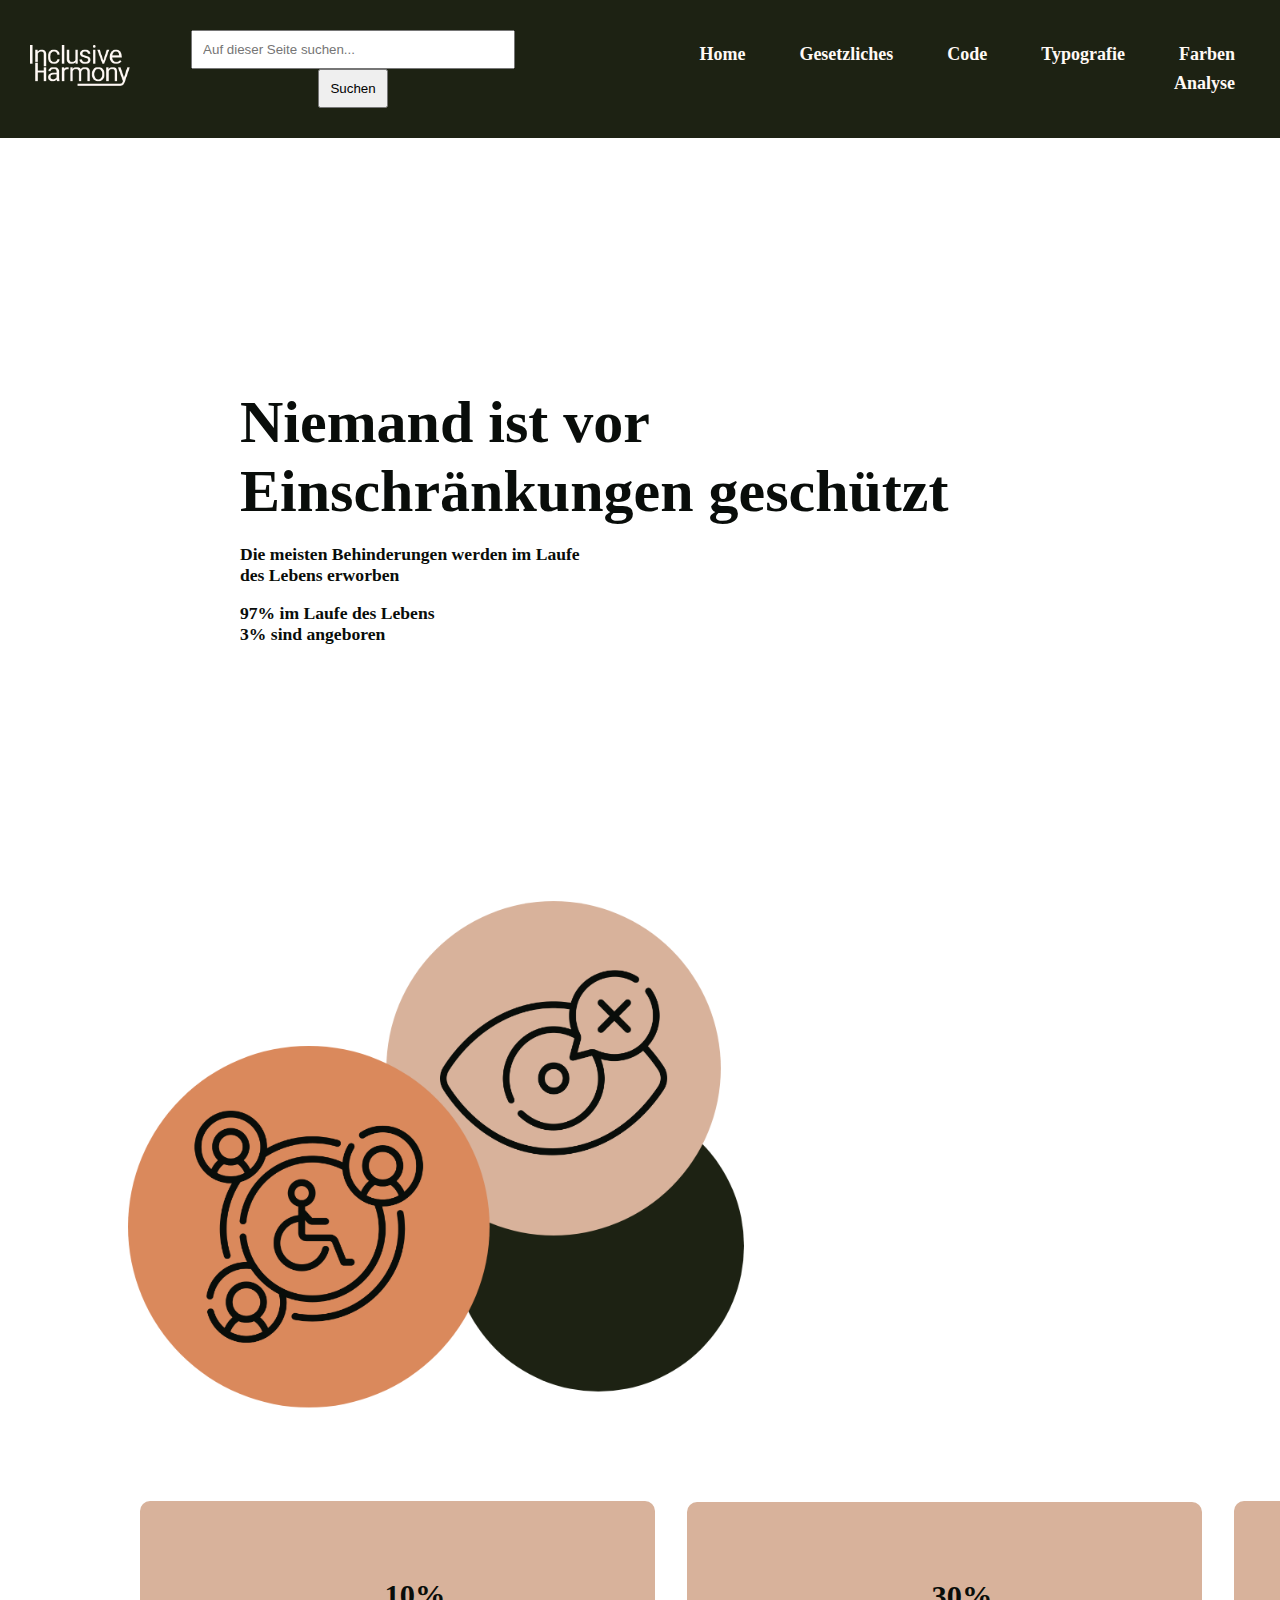
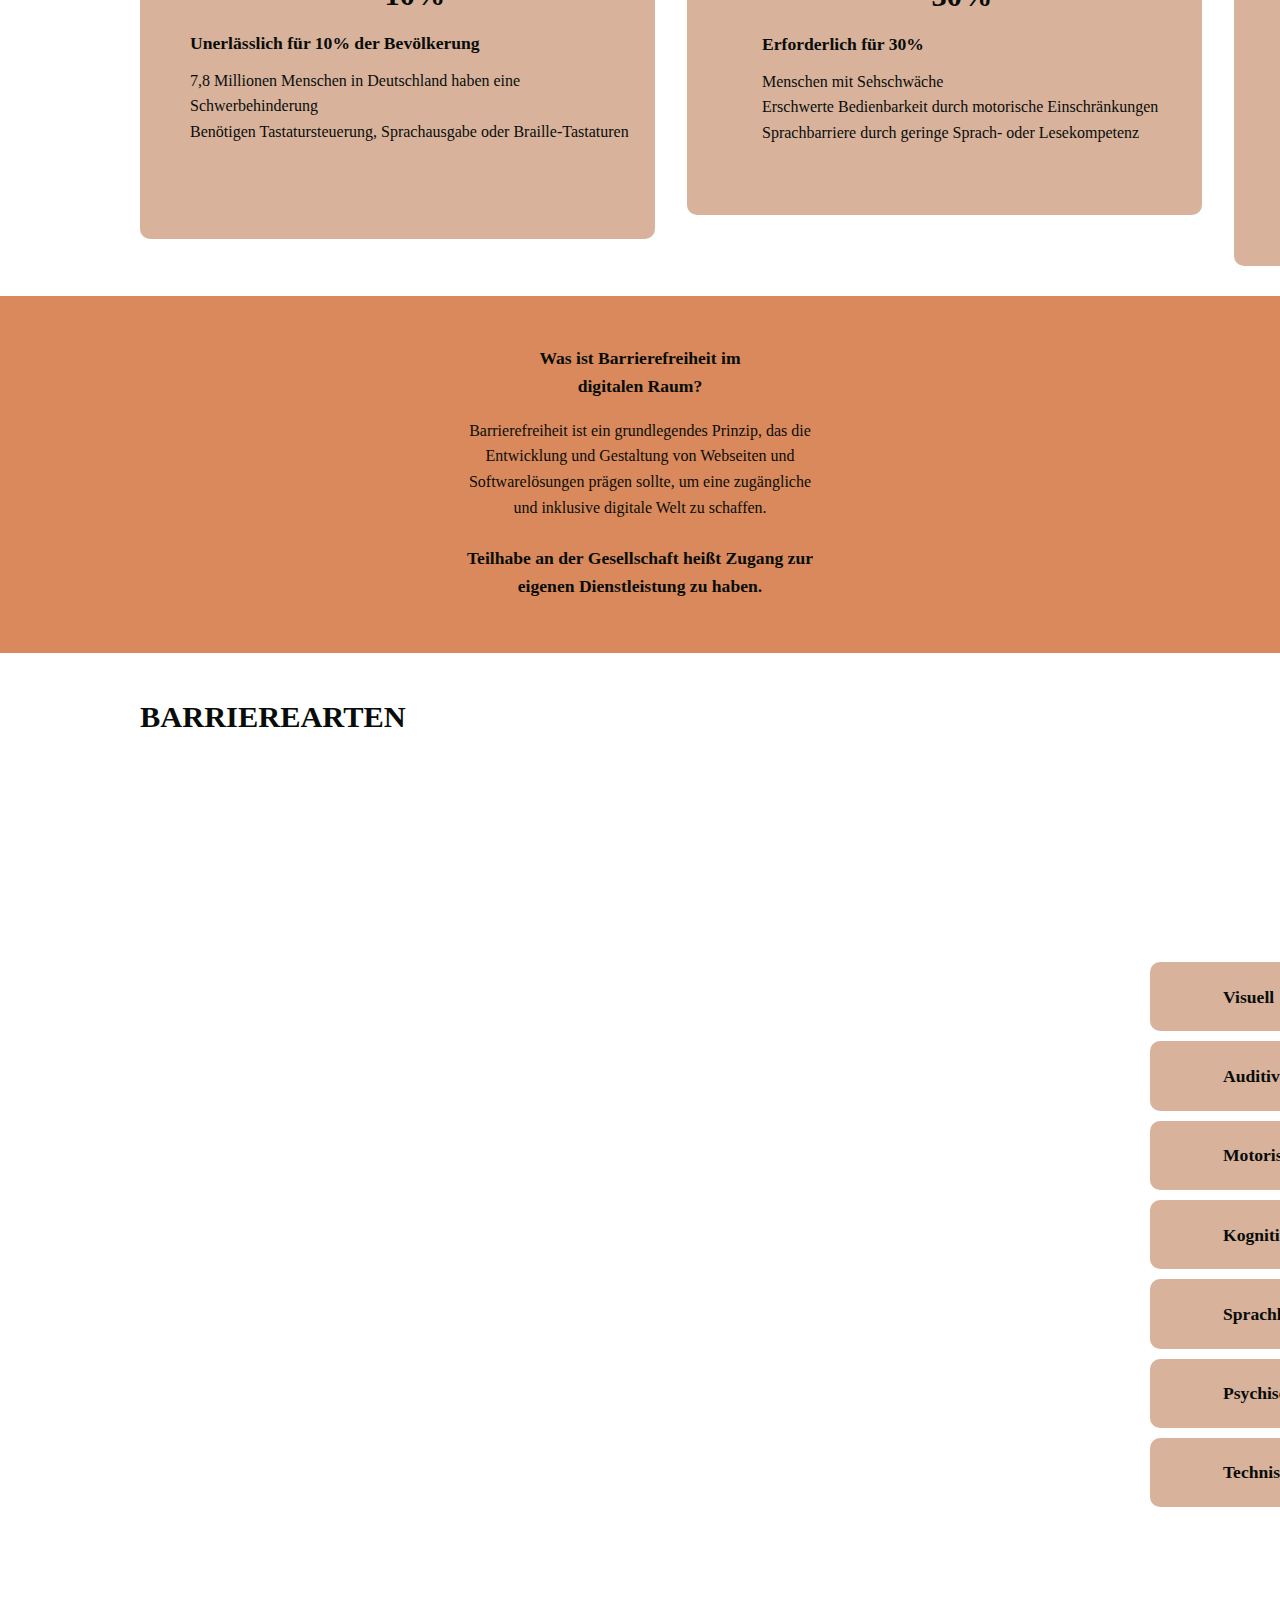
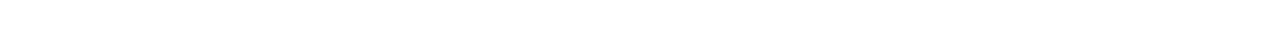
<file: html.html>
<!DOCTYPE html>
<html lang="de">
<head>
    <meta charset="UTF-8">
    <meta name="viewport" content="width=device-width, initial-scale=1.0">
    <title>Home</title>
    <link rel="stylesheet" href="style.css">
</head>
<body>

    <header>
        <div class="logo">
            <img src="images/Logo.png" lang="en" alt="Inclusive Harmony Logo">
         </div>

         <div role="search" class="search-container" aria-label="Suchfeld">
            <input id="searchInput" type="text" tabindex="1" placeholder="Auf dieser Seite suchen...">
            <button onclick="search()" type="submit" aria-label="Suchen">Suchen</button>
        </div>

         <nav>
            <ul>
                <li><a tabindex="2" href="html.html" aria-label="Gehe zu Home">Home</a></li>
                <li><a tabindex="3" href="gesetzliches.html" aria-label="Gehe zu Gesetzliches">Gesetzliches</a></li>
                <li><a tabindex="4" href="code.html" aria-label="Gehe zu Code">Code</a></li>
                <li><a tabindex="5" href="typo.html" aria-label="Gehe zu Typografie">Typografie</a></li>
                <li><a tabindex="6" href="https://contrast-grid.eightshapes.com/?version=1.1.0&background-colors=&foreground-colors=%23FFF9F5%0D%0A%23D8B29B%0D%0A%23DA895C%0D%0A%231D2213%0D%0A%23090D0A&es-color-form__tile-size=compact&es-color-form__show-contrast=aaa&es-color-form__show-contrast=aa&es-color-form__show-contrast=aa18&es-color-form__show-contrast=dnp">Farben</a></li>
                <li><a tabindex="7" id="downloadLink" aria-label="Download Analyse" href="/Data/WCAG_Analyse_LisaBinder.zip" download>Analyse</a></li>
            </ul>
        </nav>
    </header>

    <main>
        <div class="opener">
            <h1>Niemand ist vor Einschränkungen geschützt</h1>
            <h3>Die meisten Behinderungen werden im Laufe</br> des Lebens erworben</h3>
            <h4 class="margin-h4">97% im Laufe des Lebens</h4>
            <h4 class="margin-h4">3% sind angeboren</h4>
        </div>
        <div class="opener-image">
            <img src="images/headerGrafik.png" alt="" aria-hidden="true">
        </div>


        <div class="boxes">
            <div class="container1">
                <h2>10%</h2>
                <h4>Unerlässlich für 10% der Bevölkerung</h4>
                <p>7,8 Millionen Menschen in Deutschland haben eine Schwerbehinderung</p>
                <p>Benötigen Tastatursteuerung, Sprachausgabe oder Braille-Tastaturen</p>
            </div>

            <div class="container2">
                <h2>30%</h2>
                <h4>Erforderlich für 30%</h4>
                <p>Menschen mit Sehschwäche</p>
                <p>Erschwerte Bedienbarkeit durch motorische Einschränkungen</p>
                <p>Sprachbarriere durch geringe Sprach- oder Lesekompetenz</p>
            </div>

            <div class="container3">
                <h2>100%</h2>
                <h4>Hilfreich für alle Nutzer:innen</h4>
                <p>Fördert einfachere Bedienung (Simplifizierung)</p>
                <p>Leichter verständliche Inhalte</p>
                <p>Weniger Anstrengung Nötig (hohe Kontraste)</p>
            </div>
        </div>


        <div class="definition-box">
            <h3>Was ist Barrierefreiheit im </br> digitalen Raum? </h3>
            <p>Barrierefreiheit ist ein grundlegendes Prinzip, das die</br> Entwicklung und Gestaltung von Webseiten und</br> Softwarelösungen prägen sollte, um eine zugängliche</br> und inklusive digitale Welt zu schaffen.</p>
            <h4>Teilhabe an der Gesellschaft heißt  Zugang zur</br> eigenen Dienstleistung zu haben.</h4>
        </div> 


            <div class="header-bottom">
                <h2>BARRIEREARTEN</h2>
            </div>
            <div class="left-side">
                <div class="rectangle"></div>
                <div class="image1">
                    <img src="images/Bild1Home.png" alt="Backsteinwand mit Schild für barrierefreien Eingang">
                </div>
                <div class="image2">
                    <img src="images/Bild2Home.png" alt="Mann bedient Braille-Tastatur">
                </div>
            </div>
        <div class="arten">
            <div class="accordion">
                <div tabindex="7"  role="tab" aria-haspopup="listbox" aria-controls="tabContent" class="tab"><h3 onclick="toggleContent(this)">Visuell</h3><img class="cross" onclick="toggleContent(this)" src="images/cross.png"></div>
                <div class="content">
                    <ul role="listbox" aria-controls="tabContent" aria-expanded="true" aria-label="Inhalt Tab">
                        <li>Blindheit: Menschen, die von Geburt an blind sind oder ihre Sehkraft verloren haben, stehen vor Herausforderungen bei der visuellen Wahrnehmung.</li>
                        <li>Sehbehinderung: Personen mit eingeschränkter Sehkraft benötigen möglicherweise besondere Hilfsmittel oder Unterstützung, um Informationen besser erfassen zu können.</li>
                        <li>Farbenblindheit: Menschen, die an Farbenblindheit leiden, haben Schwierigkeiten, bestimmte Farben zu unterscheiden, was ihre visuelle Wahrnehmung beeinträchtigen kann.</li>
                    </ul>
                </div>

                <div tabindex="8" role="tab" aria-haspopup="listbox" aria-controls="tabContent" class="tab"><h3 onclick="toggleContent(this)">Auditiv</h3><img class="cross" onclick="toggleContent(this)" src="images/cross.png"></div>
                <div class="content">
                    <ul role="listbox" aria-label="Inhalt Tab">
                        <li>Hörbehinderung: Einschränkungen im Hörvermögen können die Kommunikation erschweren, erfordern möglicherweise spezielle Kommunikationsmittel.</li>
                        <li>Gehörlosigkeit: Menschen, die taub sind, sind auf visuelle Kommunikationsformen angewiesen, wie Gebärdensprache oder Schriftsprache.</li>
                    </ul>
                </div>

                <div tabindex="9" role="tab" aria-haspopup="listbox" aria-controls="tabContent" class="tab"><h3 onclick="toggleContent(this)">Motorisch</h3><img class="cross" onclick="toggleContent(this)" src="images/cross.png"></div>
                <div class="content">
                    <ul role="listbox" aria-label="Inhalt Tab">
                        <li>Einschränkung der Muskelkontrolle: Personen mit eingeschränkter Muskelkontrolle benötigen möglicherweise spezielle Vorrichtungen oder Unterstützung, um sich zu bewegen.</li>
                        <li>Querschnittslähmung: Diese Art der Behinderung beeinträchtigt die Funktion von Teilen des Körpers, was spezielle Anpassungen erfordern kann.</li>
                        <li>Fehlende Gliedmaßen: Menschen ohne bestimmte Gliedmaßen müssen Barrieren in Bezug auf Mobilität und tägliche Aktivitäten überwinden.</li>
                    </ul>
                </div>

                <div tabindex="10" role="tab" aria-haspopup="listbox" aria-controls="tabContent" class="tab"><h3 onclick="toggleContent(this)">Kognitiv</h3><img class="cross" onclick="toggleContent(this)" src="images/cross.png"></div>
                <div class="content">
                    <ul role="listbox" aria-label="Inhalt Tab">
                        <li>Lernschwäche: Personen mit Lernschwierigkeiten benötigen oft angepasste Lernmethoden und Unterstützung.</li>
                        <li>Demenz: Menschen mit Demenz haben Schwierigkeiten mit Gedächtnis und kognitiven Funktionen, was ihre täglichen Aktivitäten beeinträchtigt.</li>
                        <li>Konzentrationsprobleme: Schwierigkeiten, sich zu konzentrieren, können die Fähigkeit zur Aufnahme und Verarbeitung von Informationen behindern.</li>
                        <li>Autismus: Autismus kann verschiedene Herausforderungen in der Kommunikation und sozialen Interaktion mit sich bringen.</li>
                    </ul>
                </div>

                <div tabindex="11" role="tab" aria-haspopup="listbox" aria-controls="tabContent" class="tab"><h3 onclick="toggleContent(this)">Sprachlich</h3><img class="cross" onclick="toggleContent(this)" src="images/cross.png"></div>
                <div class="content">
                    <ul role="listbox" aria-label="Inhalt Tab">
                        <li>Stottern: Personen, die stottern, können Schwierigkeiten beim flüssigen Sprechen haben.</li>
                        <li>Sprachstörungen: Beeinträchtigungen in der Sprachfähigkeit erschweren die effektive Kommunikation.</li>
                    </ul>
                </div>

                <div tabindex="12" role="tab" aria-haspopup="listbox" aria-controls="tabContent" class="tab"><h3 onclick="toggleContent(this)">Psychisch</h3><img class="cross" onclick="toggleContent(this)" src="images/cross.png"></div>
                <div class="content">
                    <ul role="listbox" aria-label="Inhalt Tab">
                        <li>Angststörungen/Traumata: Menschen mit Angststörungen oder Traumata benötigen oft besondere Rücksichtnahme und Unterstützung.</li>
                        <li>Schizophrenie: Schizophrenie kann die Wahrnehmung der Realität beeinträchtigen und erfordert spezifische Unterstützung.</li>
                        <li>Selbstmordgefährdet: Personen mit suizidalen Gedanken benötigen dringende professionelle Hilfe und Unterstützung.</li>
                    </ul>
                </div>

                <div tabindex="13" role="tab" aria-haspopup="listbox" aria-controls="tabContent" class="tab"><h3 onclick="toggleContent(this)">Technisch</h3><img class="cross" onclick="toggleContent(this)" src="images/cross.png"></div>
                <div class="content">
                    <ul role="listbox" aria-label="Inhalt Tab">
                        <li>Fehlende Medienkompetenz: Menschen, die Schwierigkeiten im Umgang mit Technologie haben, benötigen Schulungen und Unterstützung.</li>
                        <li>Inkompatible Technik: Die Unverträglichkeit von Technologien kann die Teilnahme an digitalen Aktivitäten erschweren und erfordert entsprechende Anpassungen.</li>
                    </ul>
                </div>
            </div>
        </div>
    </main>
    <script src="script.js"></script>
</body>
</html>
</file>
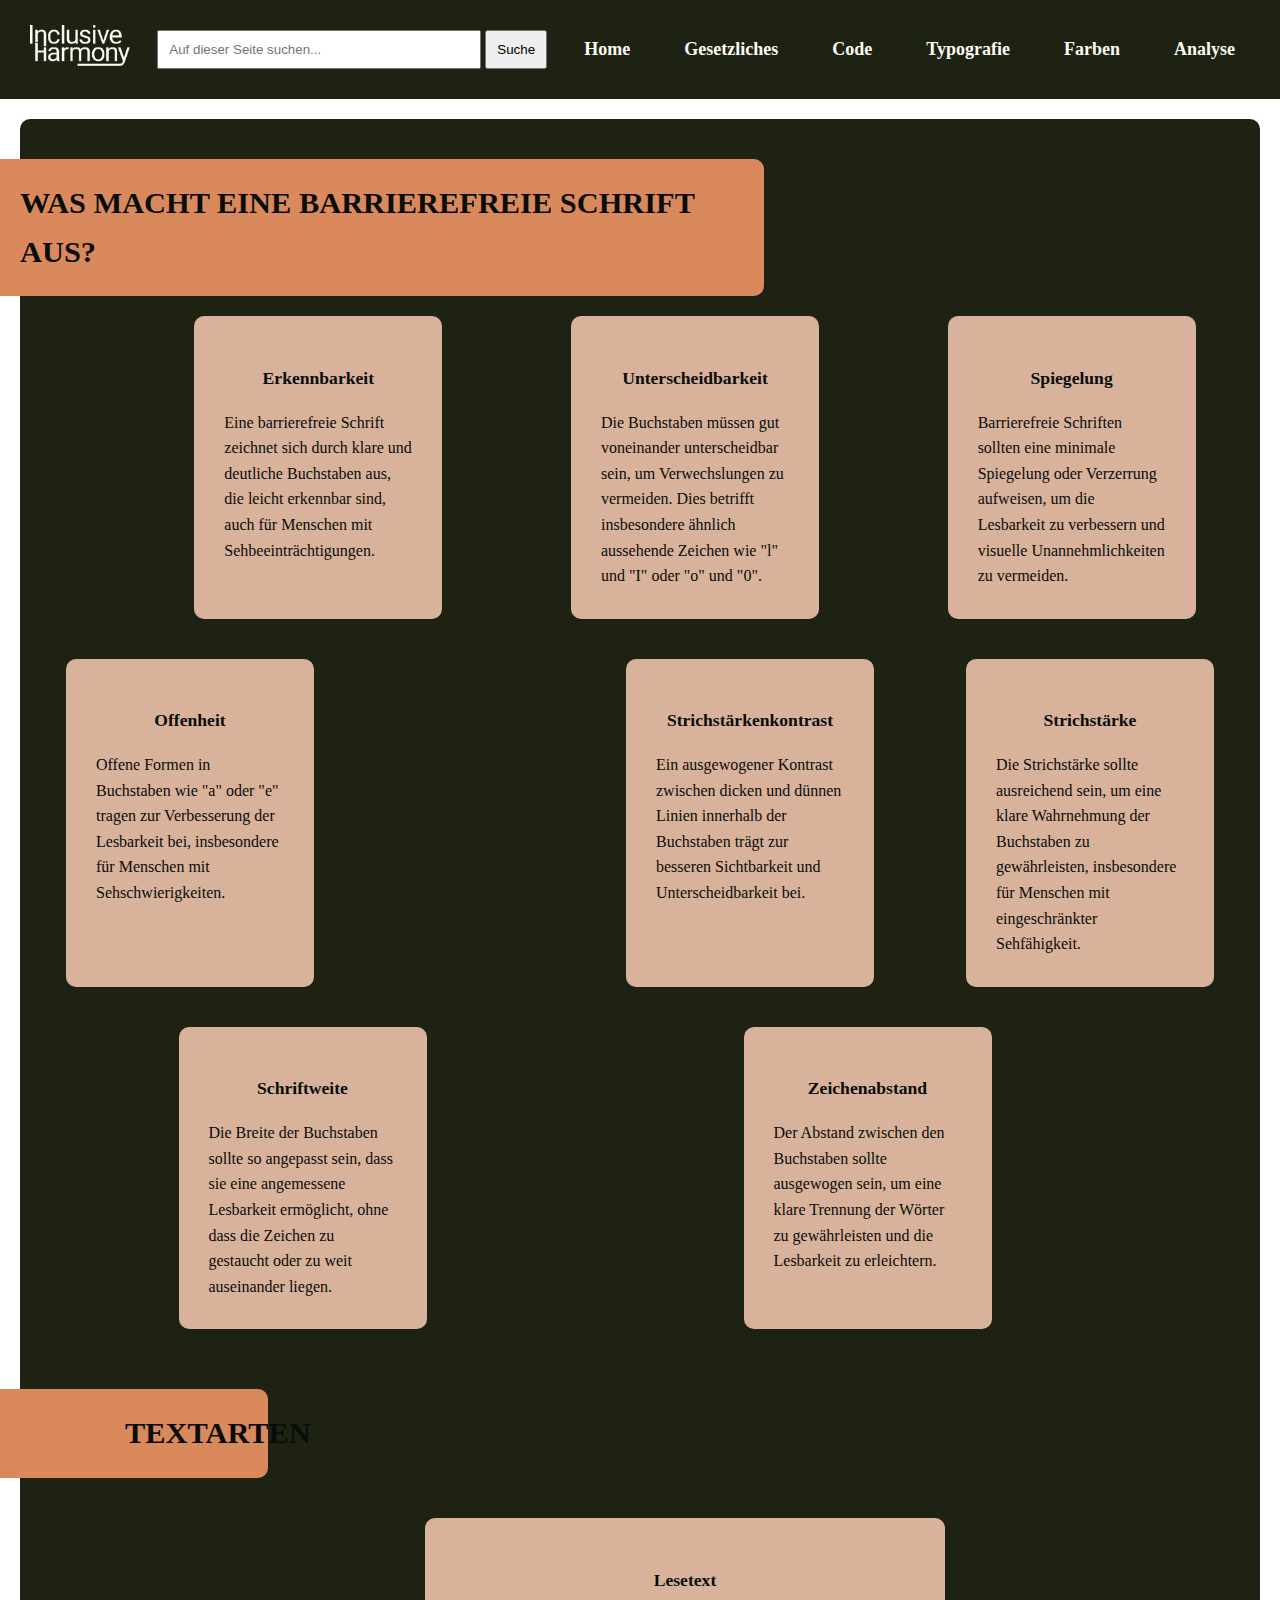
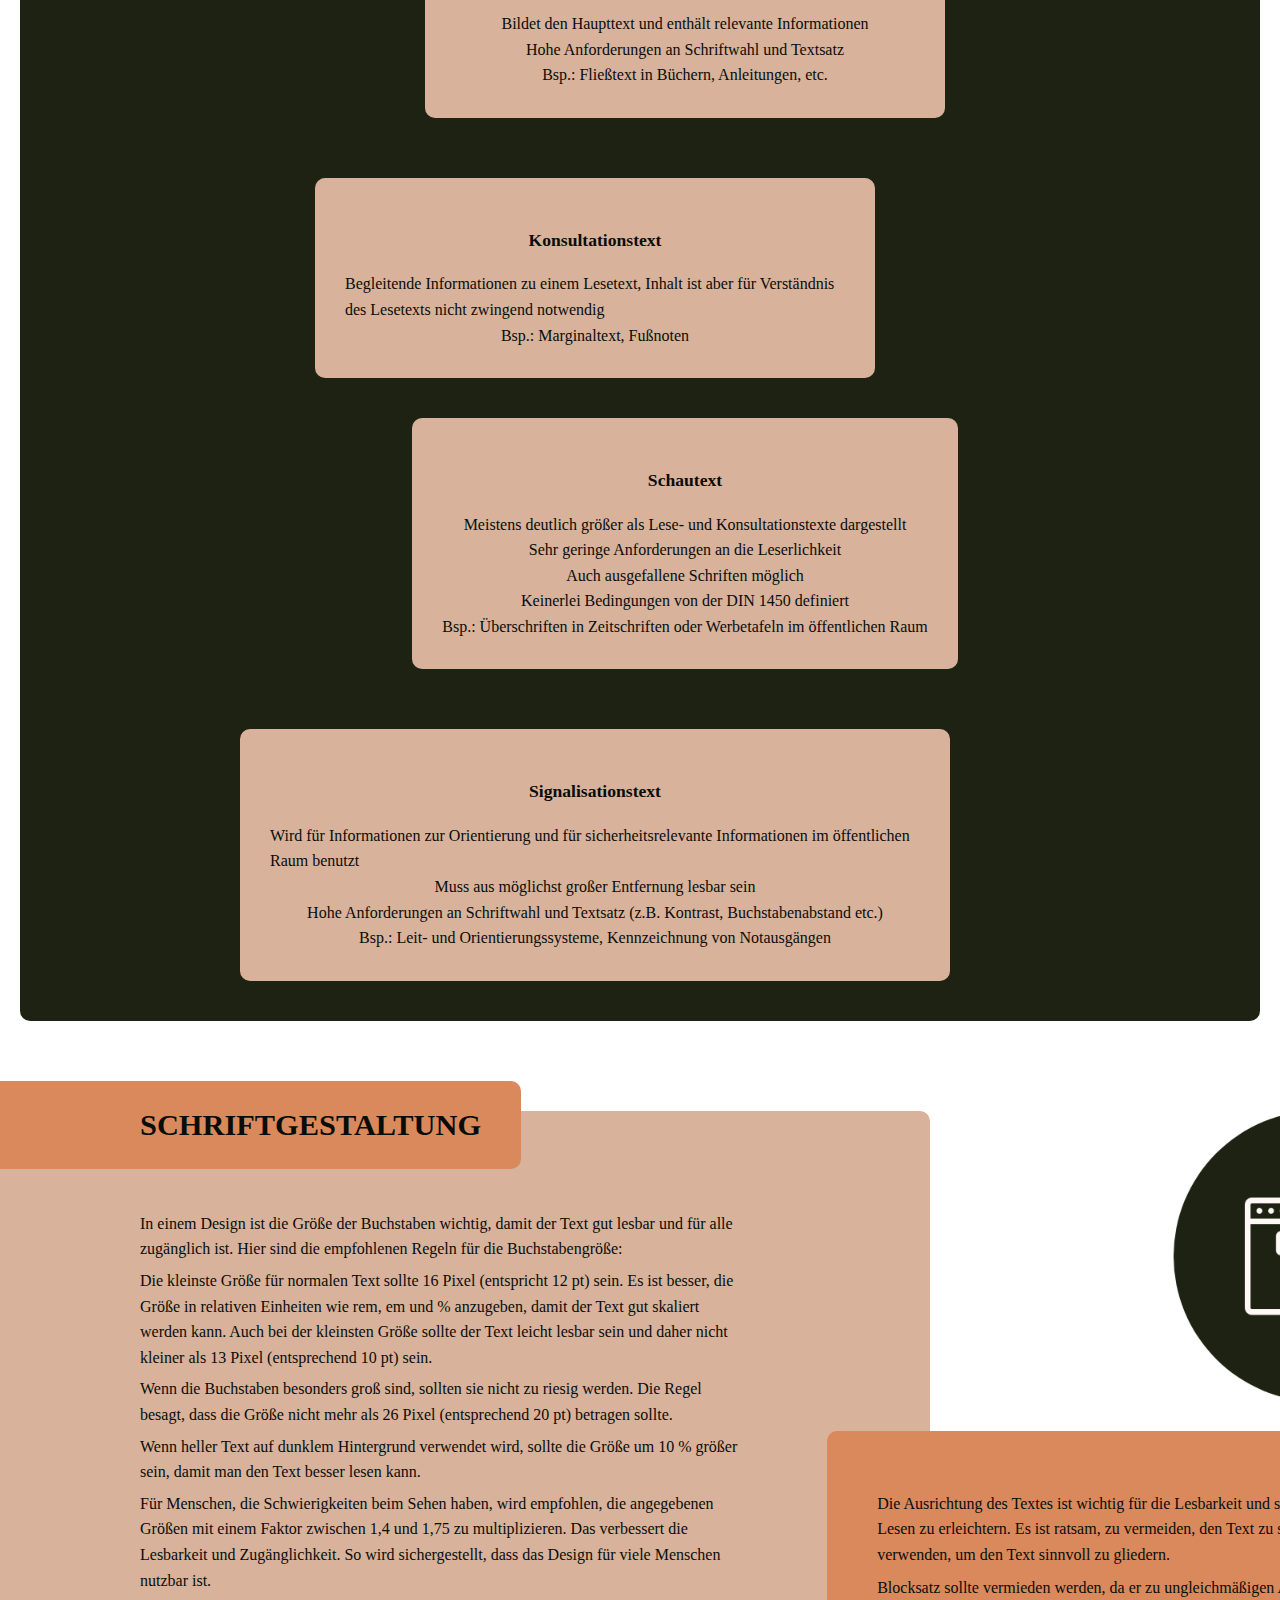
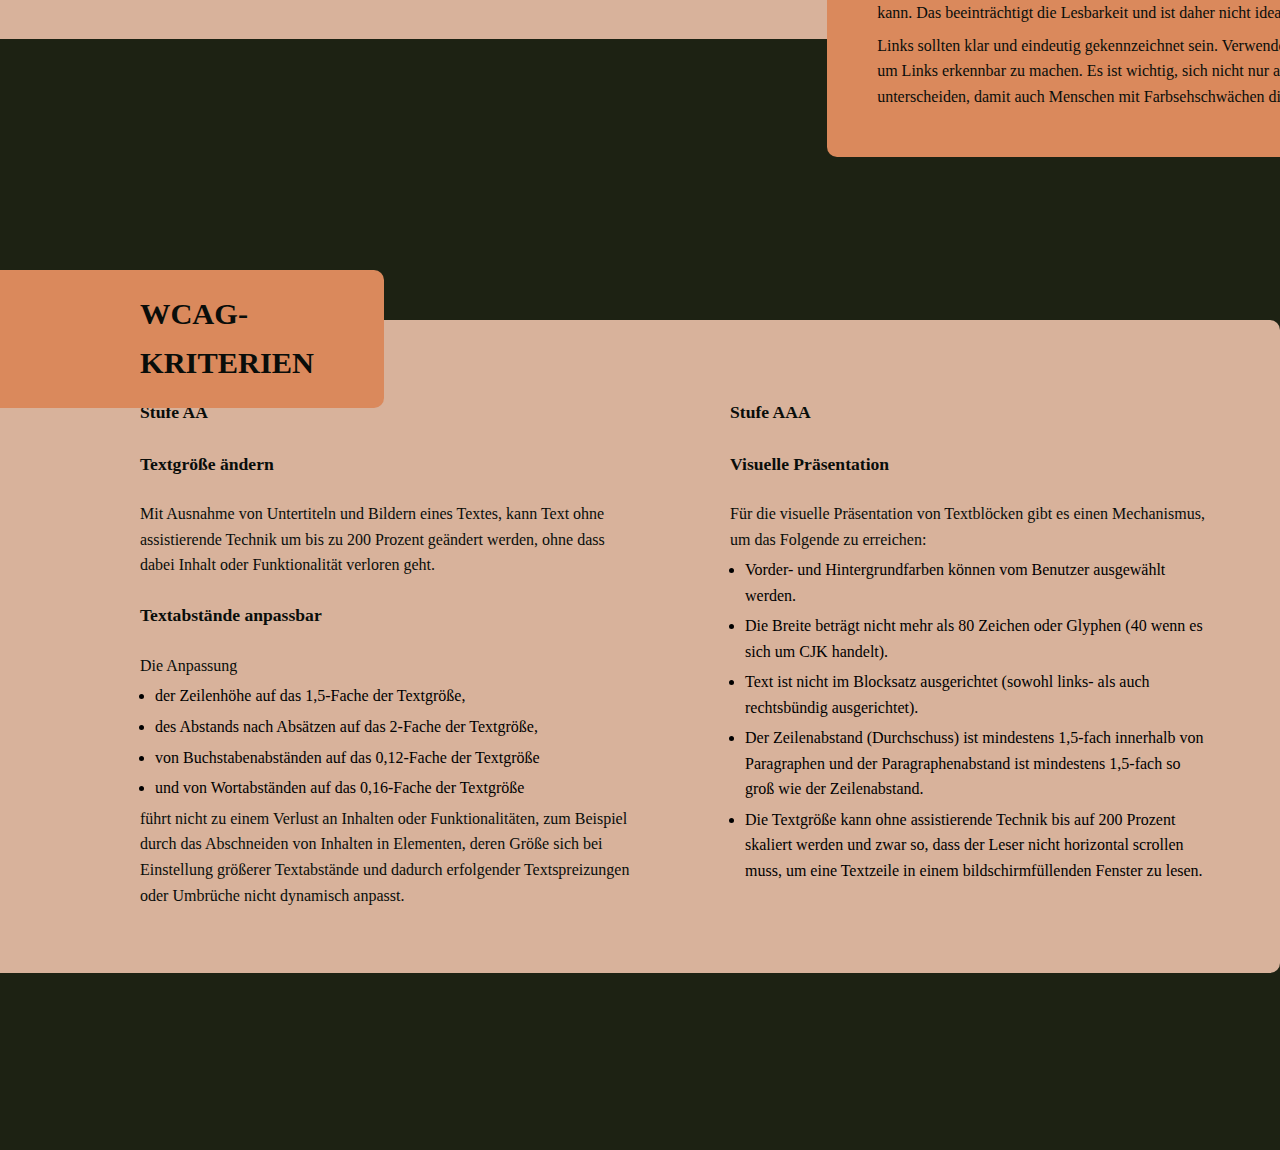
<file: typo.html>
<!DOCTYPE html>
<html lang="de">
    <head>
        <meta charset="UTF-8">
        <title>Typografie</title>
        <link rel="stylesheet" href="styleTypo.css">
    </head>
    <body>
        <header>
            <div class="logo">
                <img src="images/Logo.png" alt="Inclusive Harmony Logo">
             </div>

             <div role="search" class="search-container">
                <input type="text" tabindex="1" id="searchInput" placeholder="Auf dieser Seite suchen..." aria-label="Search">
                <button onclick="search()" aria-label="Submit Search">Suche</button>
            </div>

            <nav>
                <ul>
                    <li><a tabindex="2" href="index.html" aria-label="Gehe zu Home">Home</a></li>
                    <li><a tabindex="3" href="gesetzliches.html" aria-label="Gehe zu Gesetzliches">Gesetzliches</a></li>
                    <li><a tabindex="4" href="code.html" aria-label="Gehe zu Code">Code</a></li>
                    <li><a tabindex="5" href="typo.html" aria-label="Gehe zu Typografie">Typografie</a></li>
                    <li><a tabindex="6" href="https://contrast-grid.eightshapes.com/?version=1.1.0&background-colors=&foreground-colors=%23FFF9F5%0D%0A%23D8B29B%0D%0A%23DA895C%0D%0A%231D2213%0D%0A%23090D0A&es-color-form__tile-size=compact&es-color-form__show-contrast=aaa&es-color-form__show-contrast=aa&es-color-form__show-contrast=aa18&es-color-form__show-contrast=dnp">Farben</a></li>
                    <li><a tabindex="7" id="downloadLink" aria-label="Download Analyse" href="/Data/WCAG_Analyse_LisaBinder.zip" download>Analyse</a></li>
                </ul>
            </nav>
        </header>
      
        <main>
            <div class="top">
                <h2 class="überschrift1">WAS MACHT EINE BARRIEREFREIE SCHRIFT AUS?</h2>
                <div class="box-a">
                    <h3>Erkennbarkeit</h3>
                    <p>Eine barrierefreie Schrift zeichnet sich durch klare und deutliche Buchstaben aus, die leicht erkennbar sind, auch für Menschen mit Sehbeeinträchtigungen.</p>
                </div>
                <div class="box">
                    <h3>Unterscheidbarkeit</h3>
                    <p>Die Buchstaben müssen gut voneinander unterscheidbar sein, um Verwechslungen zu vermeiden. Dies betrifft insbesondere ähnlich aussehende Zeichen wie "l" und "I" oder "o" und "0".</p>
                </div>
                <div class="box">
                    <h3>Spiegelung</h3>
                    <p>Barrierefreie Schriften sollten eine minimale Spiegelung oder Verzerrung aufweisen, um die Lesbarkeit zu verbessern und visuelle Unannehmlichkeiten zu vermeiden.</p>
                </div>
                <div class="box-b">
                    <h3>Offenheit</h3>
                    <p>Offene Formen in Buchstaben wie "a" oder "e" tragen zur Verbesserung der Lesbarkeit bei, insbesondere für Menschen mit Sehschwierigkeiten.</p>
                </div>
                <div class="box-a">
                    <h3>Strichstärkenkontrast</h3>
                    <p>Ein ausgewogener Kontrast zwischen dicken und dünnen Linien innerhalb der Buchstaben trägt zur besseren Sichtbarkeit und Unterscheidbarkeit bei.</p>
                </div>
                <div class="box">
                    <h3>Strichstärke</h3>
                    <p>Die Strichstärke sollte ausreichend sein, um eine klare Wahrnehmung der Buchstaben zu gewährleisten, insbesondere für Menschen mit eingeschränkter Sehfähigkeit.</p>
                </div>
                <div class="box">
                    <h3>Schriftweite</h3>
                    <p>Die Breite der Buchstaben sollte so angepasst sein, dass sie eine angemessene Lesbarkeit ermöglicht, ohne dass die Zeichen zu gestaucht oder zu weit auseinander liegen.</p>
                </div>
                <div class="box-b">
                    <h3>Zeichenabstand</h3>
                    <p>Der Abstand zwischen den Buchstaben sollte ausgewogen sein, um eine klare Trennung der Wörter zu gewährleisten und die Lesbarkeit zu erleichtern.</p>
                </div>
                <h2 class="überschrift2">TEXTARTEN</h2>
                <div class="box2">
                    <h3>Lesetext</h3>
                    <p>
                        Bildet den Haupttext und enthält relevante Informationen
                    </p>
                    <p>
                        Hohe Anforderungen an Schriftwahl und Textsatz
                    </p>
                    <p>
                        Bsp.: Fließtext in Büchern, Anleitungen, etc.
                    </p>
                </div>
                <div class="box2-1">
                    <h3>Konsultationstext</h3>
                    <p>
                        Begleitende Informationen zu einem Lesetext, Inhalt ist aber für Verständnis des Lesetexts nicht zwingend notwendig
                    </p>
                    <p>
                        Bsp.: Marginaltext, Fußnoten
                    </p>
                </div>
                <div class="box3">
                    <h3>Schautext</h3>
                    <p>
                        Meistens deutlich größer als Lese- und Konsultationstexte dargestellt                    
                    </p>
                    <p>
                        Sehr geringe Anforderungen an die Leserlichkeit
                    </p>
                    <p>
                        Auch ausgefallene Schriften möglich
                    </p>
                    <p>
                        Keinerlei Bedingungen von der DIN 1450 definiert
                    </p>
                    <p>
                        Bsp.: Überschriften in Zeitschriften oder Werbetafeln im öffentlichen Raum
                    </p>
                </div>
                <div class="box3-1">
                    <h3>Signalisationstext</h3>
                    <p>
                        Wird für Informationen zur Orientierung und für sicherheitsrelevante Informationen im öffentlichen Raum benutzt                    
                    </p>
                    <p>
                        Muss aus möglichst großer Entfernung lesbar sein
                    </p>
                    <p>
                        Hohe Anforderungen an Schriftwahl und Textsatz (z.B. Kontrast, Buchstabenabstand etc.)
                    </p>
                    <p>
                        Bsp.: Leit- und Orientierungssysteme, Kennzeichnung von Notausgängen
                    </p>
                </div>
            </div> 
            
            <div class="bottom">
                <div class="left">
                    <h2>SCHRIFTGESTALTUNG</h2>
                    <div class="text-box">
                        <p>
                            In einem Design ist die Größe der Buchstaben wichtig, damit der Text gut lesbar und für alle zugänglich ist. Hier sind die empfohlenen Regeln für die Buchstabengröße:                        </p>
                        <p>
                            Die kleinste Größe für normalen Text sollte 16 Pixel (entspricht 12 pt) sein. Es ist besser, die Größe in relativen Einheiten wie rem, em und % anzugeben, damit der Text gut skaliert werden kann. Auch bei der kleinsten Größe sollte der Text leicht lesbar sein und daher nicht kleiner als 13 Pixel (entsprechend 10 pt) sein.                        </p>
                        <p>
                            Wenn die Buchstaben besonders groß sind, sollten sie nicht zu riesig werden. Die Regel besagt, dass die Größe nicht mehr als 26 Pixel (entsprechend 20 pt) betragen sollte.                        </p>
                        <p>
                            Wenn heller Text auf dunklem Hintergrund verwendet wird, sollte die Größe um 10 % größer sein, damit man den Text besser lesen kann.                        </p>
                        <p>
                            Für Menschen, die Schwierigkeiten beim Sehen haben, wird empfohlen, die angegebenen Größen mit einem Faktor zwischen 1,4 und 1,75 zu multiplizieren. Das verbessert die Lesbarkeit und Zugänglichkeit. So wird sichergestellt, dass das Design für viele Menschen nutzbar ist.                        </p>
                    </div>
                </div>
                <div class="right">
                    <img class="cluster" src="images/clusterText.png" alt="" aria-hidden="true">
                    <div class="text-box2">
                        <p>
                            Die Ausrichtung des Textes ist wichtig für die Lesbarkeit und sollte am besten linksbündig sein, um das Lesen zu erleichtern. Es ist ratsam, zu vermeiden, den Text zu stark auszurichten, und stattdessen Absätze zu verwenden, um den Text sinnvoll zu gliedern.                        </p>
                        <p>
                            Blocksatz sollte vermieden werden, da er zu ungleichmäßigen Abständen zwischen den Wörtern führen kann. Das beeinträchtigt die Lesbarkeit und ist daher nicht ideal.                        </p>
                        <p>
                            Links sollten klar und eindeutig gekennzeichnet sein. Verwende dazu konstante und aussagekräftige Texte, um Links erkennbar zu machen. Es ist wichtig, sich nicht nur auf Farben zu verlassen, um Links zu unterscheiden, damit auch Menschen mit Farbsehschwächen die Information verstehen können.                        </p>
                    </div>
                </div>
                    <div class="third">
                        <h2 class="uberschrift4">WCAG-KRITERIEN</h2>
                        <div class="text-double">
                            <div class="aa">
                                <h3>Stufe AA</h3>
                                <h4>Textgröße ändern</h4>
                                <p>Mit Ausnahme von Untertiteln und Bildern eines Textes, kann Text ohne assistierende Technik um bis zu 200 Prozent geändert werden, ohne dass dabei Inhalt oder Funktionalität verloren geht.</p>
                                <h4>Textabstände anpassbar</h4>
                                <p>Die Anpassung</p>
                                <ul>
                                    <li>der Zeilenhöhe auf das 1,5-Fache der Textgröße,</li>
                                    <li>des Abstands nach Absätzen auf das 2-Fache der Textgröße,</li>
                                    <li>von Buchstabenabständen auf das 0,12-Fache der Textgröße</li>
                                    <li>und von Wortabständen auf das 0,16-Fache der Textgröße</li>
                                    <p>führt nicht zu einem Verlust an Inhalten oder Funktionalitäten, zum Beispiel durch das Abschneiden von Inhalten in Elementen, deren Größe sich bei Einstellung größerer Textabstände und dadurch erfolgender Textspreizungen oder Umbrüche nicht dynamisch anpasst.</p>
                                </ul>
                            </div>
                            <div class="aaa">
                                <h3>Stufe AAA</h3>
                                <h4>Visuelle Präsentation</h4>
                                <p>Für die visuelle Präsentation von Textblöcken gibt es einen Mechanismus, um das Folgende zu erreichen:</p>
                                <ul>
                                    <li>Vorder- und Hintergrundfarben können vom Benutzer ausgewählt werden.</li>
                                    <li>Die Breite beträgt nicht mehr als 80 Zeichen oder Glyphen (40 wenn es sich um CJK handelt).</li>
                                    <li>Text ist nicht im Blocksatz ausgerichtet (sowohl links- als auch rechtsbündig ausgerichtet).</li>
                                    <li>Der Zeilenabstand (Durchschuss) ist mindestens 1,5-fach innerhalb von Paragraphen und der Paragraphenabstand ist mindestens 1,5-fach so groß wie der Zeilenabstand.</li>
                                    <li>Die Textgröße kann ohne assistierende Technik bis auf 200 Prozent skaliert werden und zwar so, dass der Leser nicht horizontal scrollen muss, um eine Textzeile in einem bildschirmfüllenden Fenster zu lesen.</li>
                                </ul>
                            </div>
                        </div>
                        <div class="green">
                            
                        </div>
                    </div>
            </div>
        </main>
    </body>
</html>
</file>
<file: style.css>
html {
    font-size: 100%;
}

h1 {
    font-size: 375%;
    font-family: Verdana;
    font-weight: bold;
    color: #090D0A;
}

h2 {
    font-size: 190%;
    font-family: Verdana;
    font-weight: bold;
    color: #090D0A;
}

h3 {
    font-size: 110%;
    font-family: Verdana;
    font-weight: bold;
    color: #090D0A;
}

h4 {
    font-size: 110%;
    font-family: Verdana;
    font-weight: bold;
    color: #090D0A;
}

p {
    font-size: 100%;
    font-family: Verdana;
    font-weight: normal;
    color: #090D0A;
}



body, h1, h2, p, ul, li {
    margin: 0;
    padding: 0;
}

body {
    line-height: 1.6;
    display: flex;
    flex-direction: column;
}

header {
    background-color: #1D2213;
    color: #FFF9F5;
    text-align: center;
    display: flex;
    padding: 10px;
    justify-content: space-between;
    align-items: center;
}

header .logo {
    text-align: left;
    margin: 5px;
    margin-left: 20px;
}

header img {
    max-width: 100px;
}

nav {
    background-color: none;
    text-align: right;
}

nav ul {
    list-style-type: none;
    margin: 0;
    padding: 0;
}

nav li {
    display: inline-block;
    margin-right: 20px;
}

nav a {
    text-decoration: none;
    color: #fff9f5;
    font-family: Verdana;
    font-weight: bold;
    font-size: 18px;
    padding: 10px 15px;
}

.search-container {
    text-align: center;
    margin: 20px;
}

input[type=text] {
    padding: 10px;
    width: 300px;
}

button {
    padding: 10px;
    cursor: pointer;
}

main {
    display: flex;
    flex-wrap: wrap;
}

.margin-h4 {
    margin-top: 0;
    margin-bottom: 0;
}

.opener {
    padding-top: 250px;
    padding-left: 240px;
    padding-bottom: 70px;
    line-height: normal;
    margin-bottom: 50px;
}
.opener h1 {
    max-width: 800px;
}

.opener-image {
    flex-grow: 8;
    padding-top: 80px;
    padding-left: 0px;
    transform: scale(80%);
}
.boxes {
    display: flex;
    justify-content: space-between;
    flex-direction: row;
    align-items: flex-start;
}
.container1 {
    margin-top: 15px;
    margin-right: 16px;
    margin-left: 140px;
    box-sizing: border-box;
    background-color: #D8B29B;
    padding-left: 35px;
    padding-top: 70px;
    padding-bottom: 95px;
    width: 515px;
    display: flex;
    flex-direction: column;
    border-radius: 10px;
}

.container1 h2 {
    text-align: center;
    width: 100%
}
.container1 h4 {
    text-align: start;
    width: 100%;
    max-width: 450px;
    margin: 10px auto 10px;
}
.container1 p {
    text-align: start;
    width: 100%;
    max-width: 450px;
    margin: 0 auto;
}
.container2 {
    margin: 16px;
    box-sizing: border-box;
    background-color: #D8B29B;
    padding-left: 35px;
    padding-top: 70px;
    padding-bottom: 70px;
    width: 515px;
    display: flex;
    flex-direction: column;
    justify-content: space-between;
    border-radius: 10px;
}
.container2 h2 {
    text-align: center;
    width: 100%
}
.container2 h4 {
    text-align: start;
    width: 100%;
    max-width: 400px;
    margin: 10px auto 10px;
}
.container2 p {
    text-align: start;
    width: 100%;
    max-width: 400px;
    margin: 0 auto;
}

.container3 {
    margin-top: 15px;
    margin-left: 16px;
    margin-right: 140px;
    box-sizing: border-box;
    background-color: #D8B29B;
    padding-left: 35px;
    padding-top: 96px;
    padding-bottom: 96px;
    width: 515px;
    display: flex;
    flex-direction: column;
    justify-content: space-between;
    border-radius: 10px;
}
.container3 h2 {
    text-align: center;
    width: 100%
}
.container3 h4 {
    text-align: start;
    width: 100%;
    max-width: 400px;
    margin: 10px auto 10px;
}
.container3 p {
    text-align: start;
    width: 100%;
    max-width: 400px;
    margin: 0 auto;
}

.definition-box {
    flex-wrap: wrap;
    background-color: #DA895C;
    align-items: center;
    padding: 30px;
    width: 100%;
    text-align: center;
    margin: 30px 0;
}

.header-bottom {
    flex:1;
    margin: 10px 1000px 0px 140px;
    flex-wrap: wrap;
}

.arten {
    display: flex;
    flex-direction: row;
    flex-wrap: wrap;
}

.left-side {
    display: flex;
    justify-content: flex-start;
    flex-direction: column;
    align-items: flex-start;
    position: relative;
    right: 1910px;
}

.rectangle {
    display: flex;
    position:absolute;
    top: 200px;
    width: 790px;
    min-height: 700px;
    background-color: #1D2213;
    z-index: 1;
    border-radius: 0px 10px 10px 0px;
}

.image1 {
    transform: scale(70%);
    position:absolute;
    left: 140px;
    z-index: 2;
    border: #DA895C;
    border-width: 15px;
    border-style: solid;
    border-radius: 10px;
}

.image2 {
    transform: scale(70%);
    position:absolute;
    top: 450px;
    left:400px;
    z-index: 3;
    border: #DA895C;
    border-width: 15px;
    border-style: solid;
    border-radius: 10px;
}

.accordion {
    display: flex;
    flex-direction: column;
    max-width: 600px;
    min-width: 500px;
    justify-content: center;
    position: relative;
    top: 220px;
    left: 1150px;

}

.tab {
    display: flex;
    background-color: #D8B29B;
    padding: 3px;
    border-radius: 10px;
    margin-bottom: 10px;
    justify-content: space-between;
}
.tab h3 {
    padding-left: 70px;
    cursor: pointer;
}

.cross {
    margin-left: auto;
    align-self: center;
    padding-right: 30px;
    font-size: 30px;
    cursor: pointer;
}


.content {
    display: none;
    padding: 10px;
    border-radius: 10px;
    background-color: #D8B29B;
    margin-bottom: 10px;
    max-width: 500px;
}

.content li {
    color: #090D0A;
    font-family: Verdana;
    font-size: 15px;
    max-width: 500px;
    width: 100%;
    margin: 0 auto 15px;
    list-style-type: none;
}

.tab.active + .content {
    display:block;
}
.cross.active + .content {
    display:block;
}
</file>
<file: styleCode.css>
html {
    font-size: 100%;
}

h1 {
    font-size: 375%;
    font-family: Verdana;
    font-weight: bold;
    color: #090D0A;
}

h2 {
    font-size: 190%;
    font-family: Verdana;
    font-weight: bold;
    color: #090D0A;
}

h3 {
    font-size: 110%;
    font-family: Verdana;
    font-weight: bold;
    color: #090D0A;
}

h4 {
    font-size: 110%;
    font-family: Verdana;
    font-weight: bold;
    color: #090D0A;
}

p {
    font-size: 100%;
    font-family: Verdana;
    font-weight: normal;
    color: #090D0A;
}



body, h1, h2, p, ul, li {
    margin: 0;
    padding: 0;
}

body {
    line-height: 1.6;
}

header {
    background-color: #1D2213;
    text-align: center;
    display: flex;
    flex-direction: row;
    padding: 10px;
    justify-content: space-between;
    align-items: center;
}

header .logo {
    margin: 5px;
    margin-left: 20px;
}

header img {
    max-width: 100px;
}

nav {
    background-color: none;
    text-align: right;
}

nav ul {
    list-style-type: none;
    margin: 0;
    padding: 0;
}

nav li {
    display: inline-block;
    margin-right: 20px;
}

nav a {
    text-decoration: none;
    color: #fff9f5;
    font-family: Verdana;
    font-weight: bold;
    font-size: 18px;
    padding: 10px 15px;
}

.search-container {
    text-align: center;
    margin: 20px;
}

input[type=text] {
    padding: 10px;
    width: 300px;
}

button {
    padding: 10px;
    cursor: pointer;
}


.left {
    flex-direction: row;
    flex-grow:1;
    margin-top: 20px;
    flex-wrap: wrap;
}
.sem {
    flex-direction: column;
    flex-grow: 1; 
    flex-wrap: wrap;
    margin-bottom: 210px;  
}
.sem h2 {
    background-color: #DA895C;
    padding: 10px 20px 10px 140px;
    border-radius: 0 10px 10px 0;
    box-sizing: border-box;
    max-width: 600px;
    position: relative;
    top: 50px;
    z-index: 2;
}
.intro {
    position: absolute;
    top: 120px;
    z-index: 1;
    background-color: #D8B29B;
    max-width: 600px;
    padding: 130px 150px 30px 140px;
    border-radius: 0 10px 10px 0;
}
.sem-text {
    position: relative;
    top: 180px;
    padding: 0 0 0 140px;
    max-width: 700px;
}
.sem-text p {
    margin: 1%;
}

.sem-text code {
    font-family: Verdana;
    font-size: 100%;
}
.sem-code {
    display: flex;
    max-width: 700px;
    white-space: pre;
    background-color: #1D2213;
    position: absolute;
    top: 220px;
    right: 150px;
    padding: 0 150px;
    border-radius: 10px;
    z-index: 2;
}
.custom-code {
    color: #fff9f5;
    font-family: Verdana;
    font-size: 14px;
}

.fuck {
    flex-direction: column;
    flex-grow:1;
    margin-top: 0px;
    flex-wrap: wrap; 
}

.aria {
    flex-direction: column;
    flex-grow: 1;
    position: relative;
}
.aria h2 {
    background-color: #DA895C;
    padding: 10px 20px 10px 140px;
    border-radius: 0 10px 10px 0;
    box-sizing: border-box;
    max-width: 270px;
    position: relative;
    top: 40px;
    z-index: 2;
}

.aria p {
    margin: 1%;
}
.ar-text {
    position: absolute;
    top: 0;
    z-index: 1;
    background-color: #D8B29B;
    max-width: 600px;
    padding: 130px 150px 30px 140px;
    border-radius: 0 10px 10px 0; 
}

.ar-code {
    display: flex;
    max-width: 700px;
    white-space: pre;
    background-color: #1D2213;
    position: absolute;
    top: 900px;
    right: 150px;
    padding: 0 150px;
    border-radius: 10px;
    z-index: 2;
}

.rect {
    background-color: #DA895C;
    width:35%;
    height:155%;
    display: flex;
    position: absolute;
    top: 110px;
    right:0px;
    border-radius: 10px 0 0 10px;
}
</file>
<file: styleGesetz.css>
html {
    font-size: 100%;
}

h1 {
    font-size: 375%;
    font-family: Verdana;
    font-weight: bold;
    color: #090D0A;
}

h2 {
    font-size: 190%;
    font-family: Verdana;
    font-weight: bold;
    color: #090D0A;
}

h3 {
    font-size: 110%;
    font-family: Verdana;
    font-weight: bold;
    color: #090D0A;
}

h4 {
    font-size: 110%;
    font-family: Verdana;
    font-weight: bold;
    color: #090D0A;
}

p {
    font-size: 100%;
    font-family: Verdana;
    font-weight: normal;
    color: #090D0A;
}



body, h1, h2, p, ul, li {
    margin: 0;
    padding: 0;
}

body {
    line-height: 1.6;
}

header {
    background-color: #1D2213;
    text-align: center;
    display: flex;
    flex-direction: row;
    padding: 10px;
    justify-content: space-between;
    align-items: center;
}

header .logo {
    margin: 5px;
    margin-left: 20px;
}

header img {
    max-width: 100px;
}

nav {
    background-color: none;
    text-align: right;
}

nav ul {
    list-style-type: none;
    margin: 0;
    padding: 0;
}

nav li {
    display: inline-block;
    margin-right: 20px;
}

nav a {
    text-decoration: none;
    color: #fff9f5;
    font-family: Verdana;
    font-weight: bold;
    font-size: 18px;
    padding: 10px 15px;
}

.search-container {
    text-align: center;
    margin: 20px;
}

input[type=text] {
    padding: 10px;
    width: 300px;
}

button {
    padding: 10px;
    cursor: pointer;
}


.top {
    display: flex;
    flex-wrap: wrap;
    margin: 20px 0;
}

.left-top {
    z-index: 3;
    flex-grow: 1;
    flex-direction: column;
}

.rectangle {
    width: 450px;
    height: 550px;
    background-color: #DA895C;
    border-radius: 0px 10px 10px 0px;
}

.uberschrift {
    position:absolute;
    top: 140px;
    width: 500px;
    background-color: #D8B29B;
    z-index: 2;
    border-radius: 0px 10px 10px 0px;
}
.uberschrift h2 {
    padding:20px 0;
    margin-left: 140px;
    box-sizing: border-box;
}

.waage {
    position: absolute;
    top: 250px;
    left: 110px;
    z-index: 3;
    transform: scale(80%);
}

.right-top {
    position: relative;
    top: 150px;
    flex: 10;
    flex-direction: column;
}

.intro {
    flex-direction: column;
}
.intro p {
    margin: 0 0 1% 0;
    max-width: 900px;
}

.cluster{
    transform: scale(70%);
    position: absolute;
    top: 50px;
    left: 860px;
}

.middle {
    flex-direction: row;
    display: flex;
    flex-wrap: wrap;
    margin-top: -60px;
}
.ausnahme {
    background-color: #D8B29B;
    border-radius: 0px 10px 10px 0px;
    z-index: 2;
    flex-direction: column;
    flex-grow: 1;
}
.ausnahme h2 {
    position: relative;
    left: 140px;
    top: 60px;
}
.ausnahme p {
    position: relative;
    left: 140px;
    top: 70px;
}
.ausnahme li {
    color: #090D0A;
    font-family: Verdana;
    font-size: 16px;
    max-width: 55%;
    position: relative;
    left: 160px;
    top: 90px;
    margin-bottom: 1%;
}

.ubergang {
    position: relative;
    top: 130px;
    margin-left: -250px;
    margin-bottom: 100px;
    padding-bottom: 30px;
    flex-grow: 2;
    z-index: 3;
    flex-direction: column;
    background-color: #DA895C;
    border-radius: 10px 0px 0px 10px;

}
.ubergang h2 {
    margin: 30px 0px 20px 30px;
}
.ubergang h4 {
    margin: 0 0px 0px 30px;
}
.ubergang p {
    max-width: 700px;
    margin: 0 0px 10px 30px;
}

.bottom {
    flex-direction: row;
    display: flex;
    flex-wrap: wrap;
}
.uberschrift2 {
    flex-grow: 1;
    width: 100%;
    background-color: #1D2213;
    z-index: 1;
}
.uberschrift2 h2 {
    margin-left: 140px;
    color:#FFF9F5;
    padding: 30px 0;
}

.text-wcag {
    display: flex;
    flex-grow: 1;
    flex-direction: column;
    margin: 40px 0px 130px 140px;
}
.text-wcag p {
    margin-bottom: 1%;
    max-width: 600px;
    
}

.accordion {
    flex-grow: 4;
    flex-direction: column;
    justify-content: center;
    align-items: center;
    background-color: #D8B29B;
    padding: 6% 5% 5% 13%;
    border-radius: 10px 0px 0px 10px;
    z-index: 1;
    box-sizing: border-box;
    

}

.tab {
    display: flex;
    min-width: 500px;
    max-width: 600px;
    background-color: #D8B29B;
    padding: 3px;
    border-radius: 10px;
    margin-bottom: 10px;
    justify-content: space-between;
    box-shadow: 2px 2px 15px rgba(0, 0, 0, 0.3);
}
.tab h3 {
    padding-left: 70px;
    cursor: pointer;
}

.cross {
    margin-left: auto;
    align-self: center;
    padding-right: 30px;
    font-size: 30px;
    cursor: pointer;
}

.content {
    display: none;
    padding: 10px;
    border-radius: 10px;
    background-color: #D8B29B;
    margin-bottom: 10px;
    max-width: 590px;
    box-shadow: 2px 2px 15px rgba(0, 0, 0, 0.3);
}

.content li {
    color: #090D0A;
    font-family: Verdana;
    font-size: 12px;
    max-width: 500px;
    width: 100%;
    margin: 0 20px 15px 20px;
}

.content p {
    margin-bottom: 1%;
}
.tab.active + .content {
    display:block;
}
.cross.active + .content {
    display:block;
}

.foot {
    align-self: flex-end;
    position: absolute;
    background-color: #1D2213;
    width: 100%;
    height: 100px;
    z-index: 0;
}
</file>
<file: styleTypo.css>
html {
    font-size: 100%;
}

h1 {
    font-size: 375%;
    font-family: Verdana;
    font-weight: bold;
    color: #090D0A;
}

h2 {
    font-size: 190%;
    font-family: Verdana;
    font-weight: bold;
    color: #090D0A;
}

h3 {
    font-size: 110%;
    font-family: Verdana;
    font-weight: bold;
    color: #090D0A;
}

h4 {
    font-size: 110%;
    font-family: Verdana;
    font-weight: bold;
    color: #090D0A;
}

p {
    font-size: 100%;
    font-family: Verdana;
    font-weight: normal;
    color: #090D0A;
}



body, h1, h2, p, ul, li {
    margin: 0;
    padding: 0;
}

body {
    line-height: 1.6;
}

header {
    background-color: #1D2213;
    text-align: center;
    display: flex;
    flex-direction: row;
    padding: 10px;
    justify-content: space-between;
    align-items: center;
}

header .logo {
    margin: 5px;
    margin-left: 20px;
}

header img {
    max-width: 100px;
}

nav {
    background-color: none;
    text-align: right;
}

nav ul {
    list-style-type: none;
    margin: 0;
    padding: 0;
}

nav li {
    display: inline-block;
    margin-right: 20px;
}

nav a {
    text-decoration: none;
    color: #fff9f5;
    font-family: Verdana;
    font-weight: bold;
    font-size: 18px;
    padding: 10px 15px;
}
.search-container {
    text-align: center;
    margin: 20px;
}

input[type=text] {
    padding: 10px;
    width: 300px;
}

button {
    padding: 10px;
    cursor: pointer;
}


.top {
    display: flex;
    background-color: #1D2213;
    margin: 20px;
    border-radius: 10px;
    flex-wrap: wrap;
    justify-content: space-around;
}

.überschrift1 {
    background-color: #DA895C;
    padding: 20px 40px 20px 140px;
    min-width: 30%;
    margin-left: -140px;
    margin-top: 40px;
    margin-right: 40%;
    border-radius: 0 10px 10px 0;
}

.box-a {
    display: flex;
    background-color: #D8B29B;
    align-items: center;
    max-width: 20%;
    flex-direction: column;
    padding: 30px;
    box-sizing: border-box;
    margin: 20px 10px 20px 120px;
    border-radius: 10px;

}
.box-b {
    display: flex;
    background-color: #D8B29B;
    align-items: center;
    max-width: 20%;
    flex-direction: column;
    padding: 30px;
    box-sizing: border-box;
    margin: 20px 120px 20px 10px;
    border-radius: 10px;

}
.box {
    display: flex;
    background-color: #D8B29B;
    align-items: center;
    max-width: 20%;
    flex-direction: column;
    padding: 30px;
    box-sizing: border-box;
    margin: 20px 10px;
    border-radius: 10px;
}

.überschrift2 {
    background-color: #DA895C;
    padding: 20px 40px 20px 140px;
    min-width: 10%;
    margin-left: -35px;
    margin-top: 40px;
    margin-right: 80%;
    border-radius: 0 10px 10px 0;
    box-sizing: border-box;
}

.box2 {
    display: flex;
    background-color: #D8B29B;
    align-items: center;
    max-width: 60%;
    min-width: 42%;
    flex-direction: column;
    padding: 30px;
    box-sizing: border-box;
    margin: 40px 10px 20px 100px;
    border-radius: 10px;
}
.box2-1 {
    display: flex;
    background-color: #D8B29B;
    align-items: center;
    max-width: 60%;
    min-width: 42%;
    flex-direction: column;
    padding: 30px;
    box-sizing: border-box;
    margin: 40px 100px 20px 10px;
    border-radius: 10px;
}
.box3 {
    display: flex;
    background-color: #D8B29B;
    align-items: center;
    max-width: 60%;
    min-width: 42%;
    flex-direction: column;
    padding: 30px;
    box-sizing: border-box;
    margin: 20px 10px 40px 100px;
    border-radius: 10px;
}
.box3-1 {
    display: flex;
    background-color: #D8B29B;
    align-items: center;
    max-width: 60%;
    min-width: 42%;
    flex-direction: column;
    padding: 30px;
    box-sizing: border-box;
    margin: 20px 100px 40px 10px;
    border-radius: 10px;
}

.box2 p {
    max-width: 500px;
}
.box2-1 p {
    max-width: 500px;
}
.box3 p {
    max-width: 650px;
}
.box3-1 p {
    max-width: 650px;
}

.bottom {
    display: flex;
    margin-top: 60px;
    border-radius: 10px;
    flex-wrap: wrap;
}

.left {
    flex-direction: column;
    position: relative;
}

.left h2 {
    background-color: #DA895C;
    padding: 20px 40px 20px 140px;
    min-width: 30%;
    border-radius: 0 10px 10px 0;
    position: relative;
    z-index: 2;
}

.text-box {
    background-color: #D8B29B;
    padding: 100px 190px 40px 140px;
    max-width: 700px;
    min-width: 600px;
    position: absolute;
    top: 30px;
    z-index: 1;
    border-radius: 0 10px 10px 0;
}
.text-box p {
    margin-bottom: 1%;
}

.right {
    flex-direction: column;
    position: relative;
}

.cluster {
    position: relative;
    top: -50px;
    right: -600px;
    transform: scale(80%);
}
.text-box2 {
    background-color: #DA895C;
    padding: 60px 300px 40px 50px;
    max-width: 700px;
    min-width: 600px;
    position: absolute;
    top: 350px;
    right: -830px;
    z-index: 1;
    border-radius: 10px 0 0 10px;
}
.text-box2 p {
    margin-bottom: 1%;
}

.third {
    width: 100%;
    position: relative;
    z-index: 0;
}

.uberschrift4 {
    position: relative;
    z-index: 3;
    top: 330px;
    width: 30%;
    background-color: #DA895C;
    padding: 20px 40px 20px 140px;
    margin-top: 40px;
    border-radius: 0 10px 10px 0;
    box-sizing: border-box;
}

.text-double {
    display: flex;
    flex-direction: row;
    background-color: #D8B29B;
    z-index: 2;
    position: absolute;
    top: 420px;
    border-radius: 0 10px 10px 0;
}

.aa {
    margin-top: 60px;
    margin-left: 140px;
    max-width: 500px;
    padding-bottom: 60px;
}
.aa li {
    font-family: Verdana;
    font-size: 16px;
    margin-left: 15px;
    margin-bottom: 1%;
}

.aa p {
    margin-bottom: 1%;
}

.aaa {
    margin-top: 60px;
    margin-left: 90px;
    max-width: 500px;
    padding-right: 70px;
    padding-bottom: 60px;
}

.aaa li {
        font-family: Verdana;
        font-size: 16px;
        margin-left: 15px;
        margin-bottom: 1%;
}

.aaa p {
    margin-bottom: 1%;
}

.green {
    background-color: #1D2213;
    position: absolute;
    z-index: 1;
    top: 0px;
    width: 100%;
    min-height: 1250px;
}
</file>
